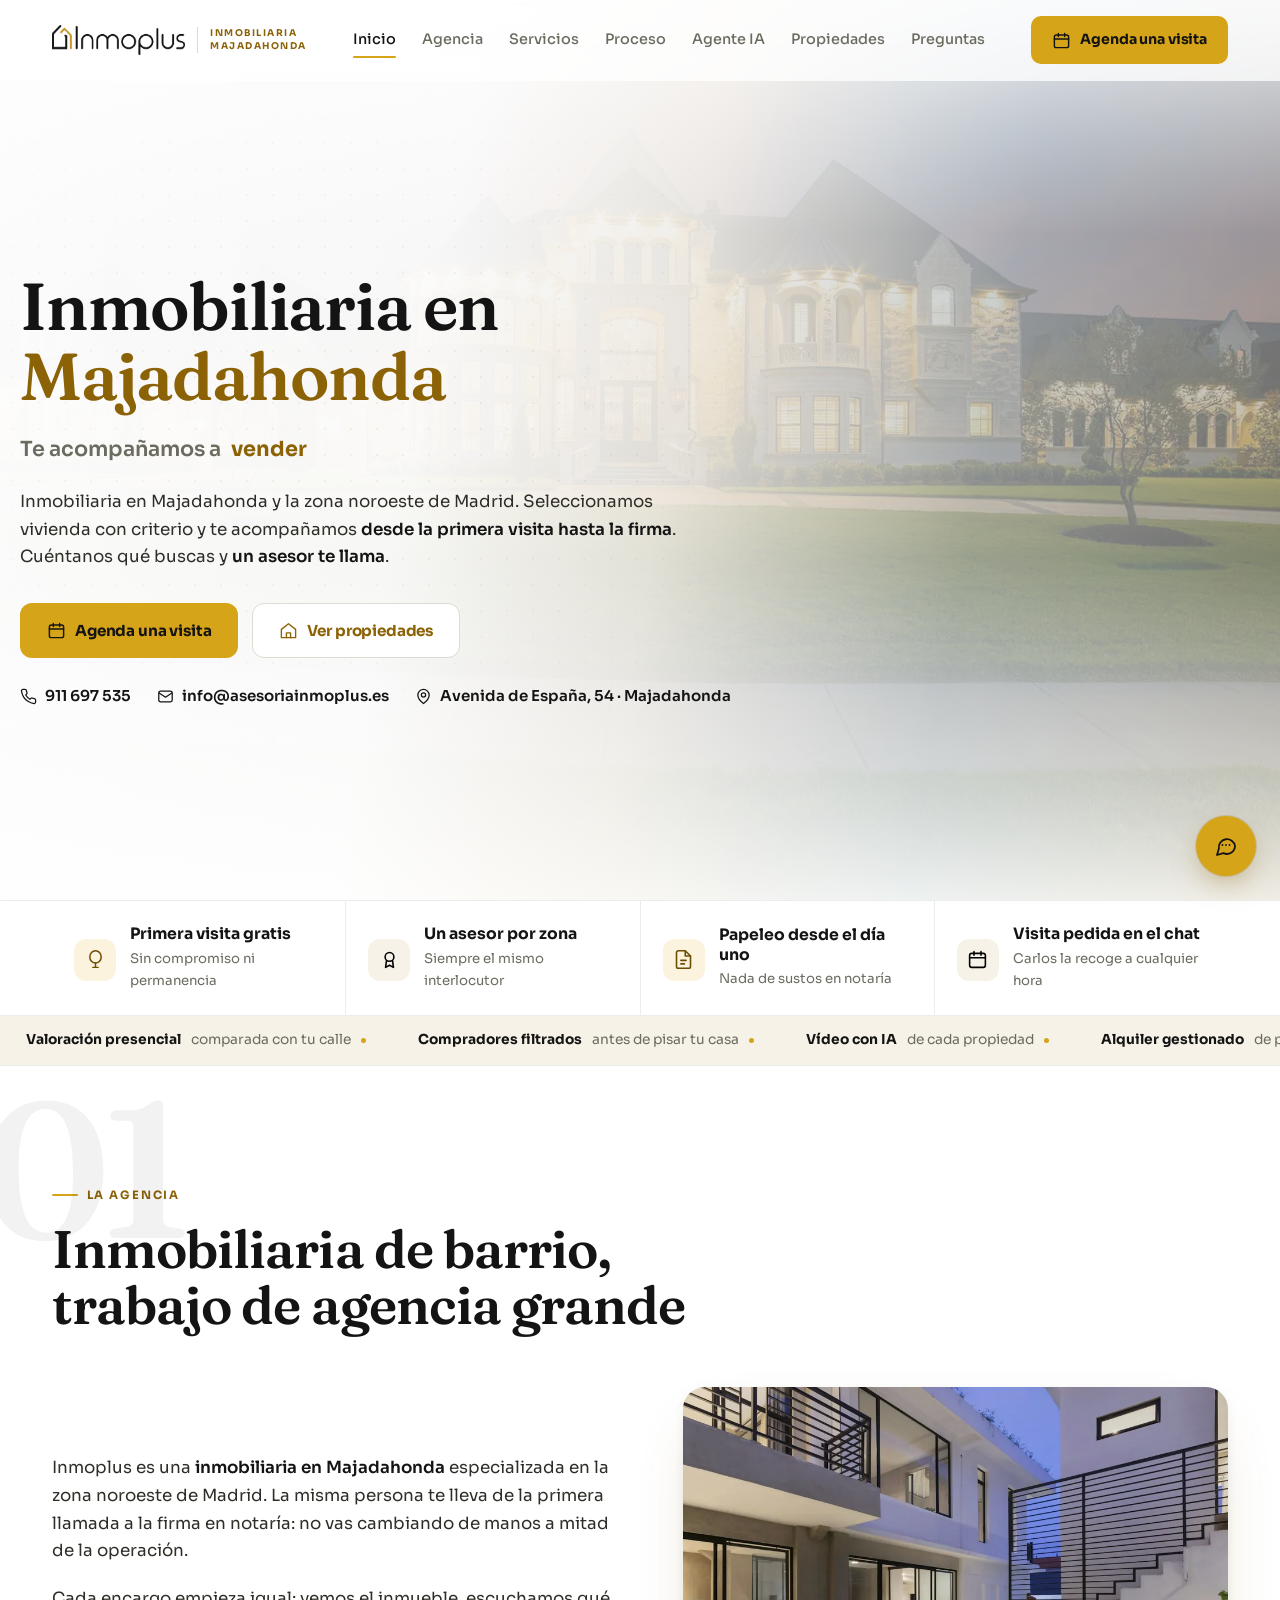
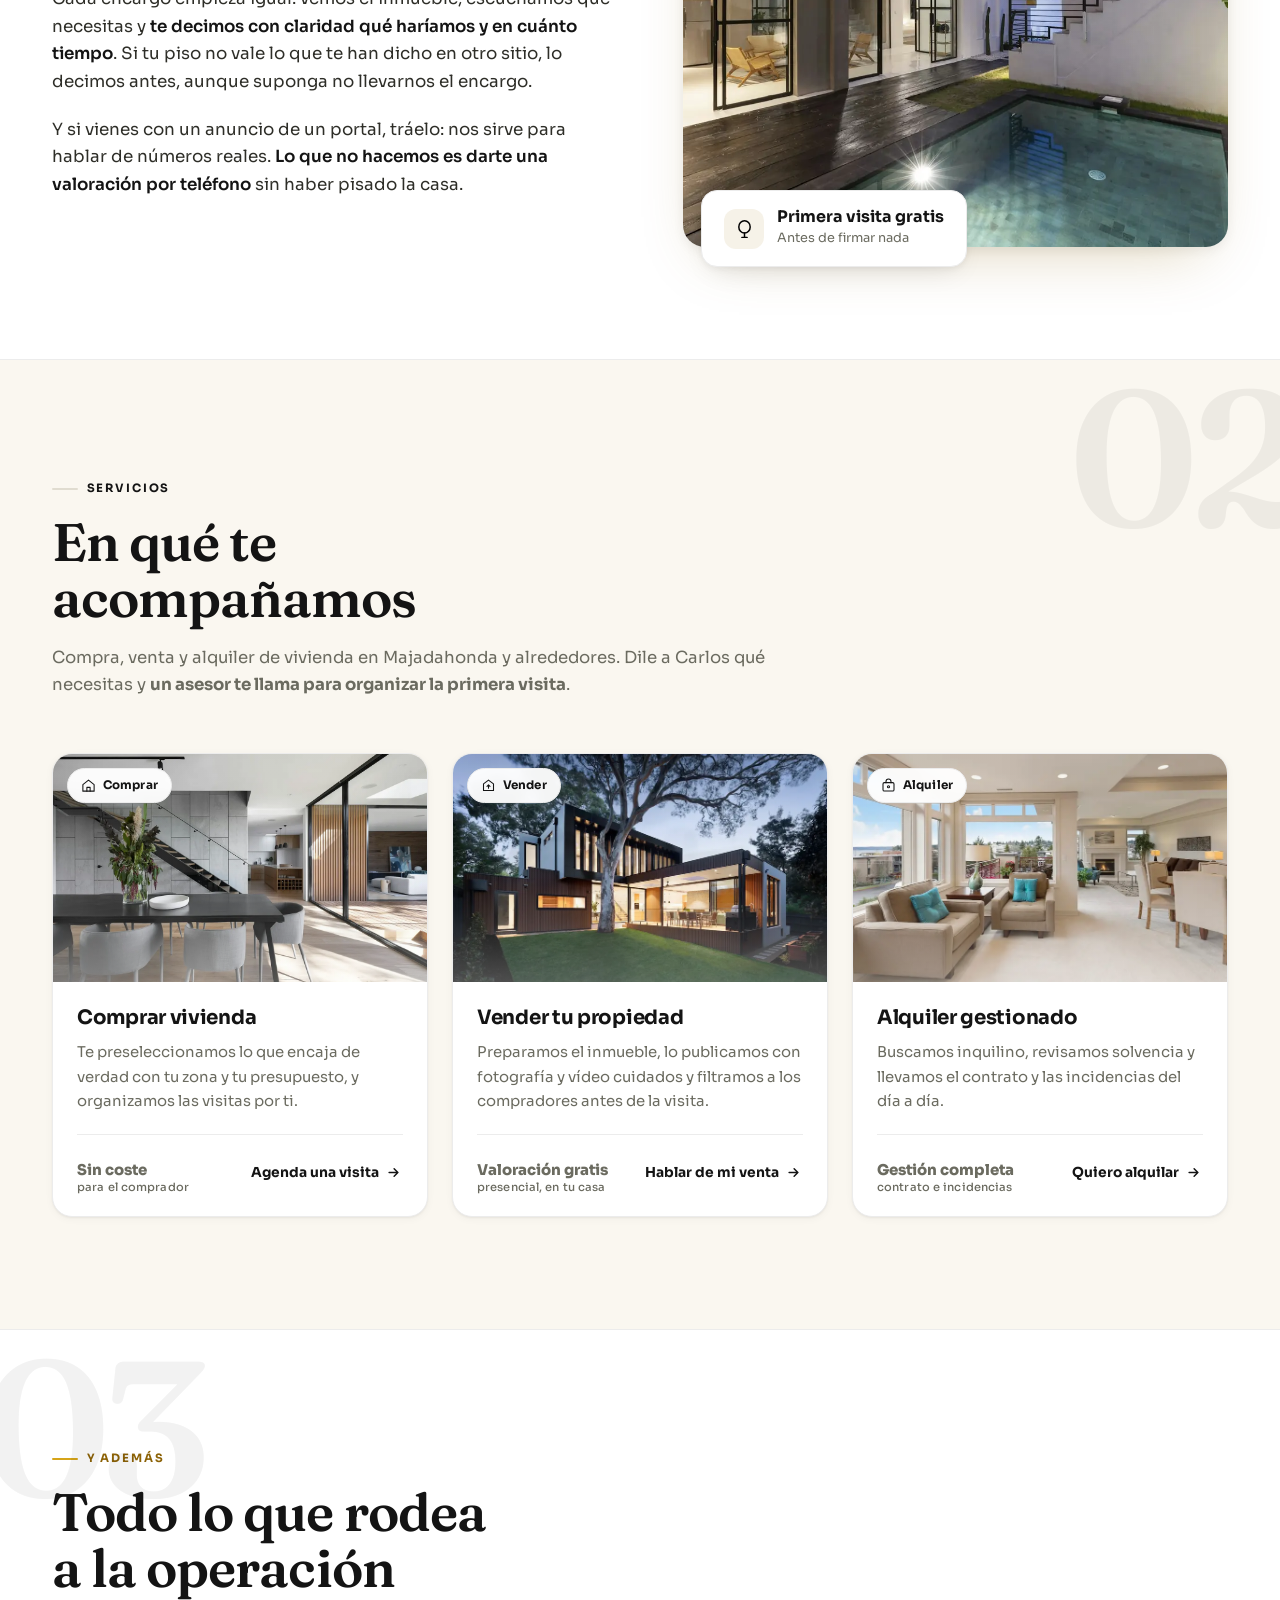
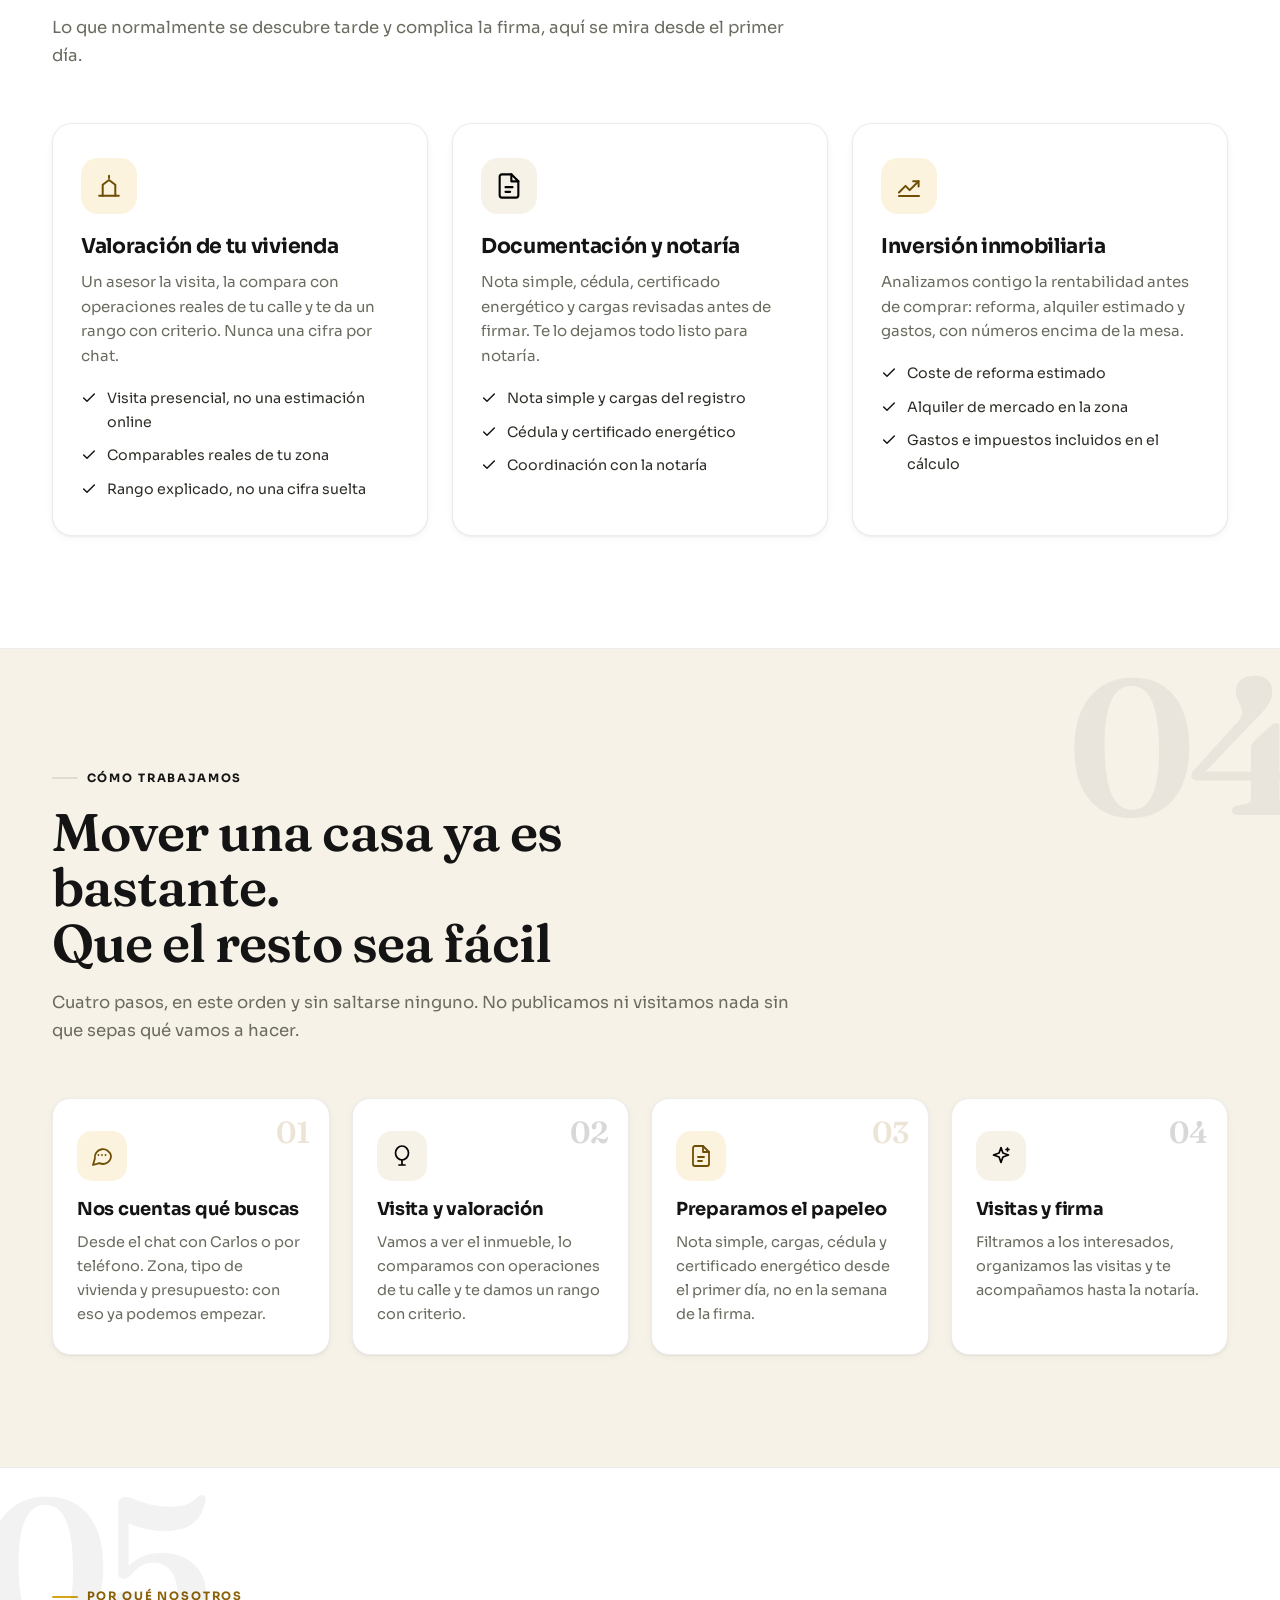
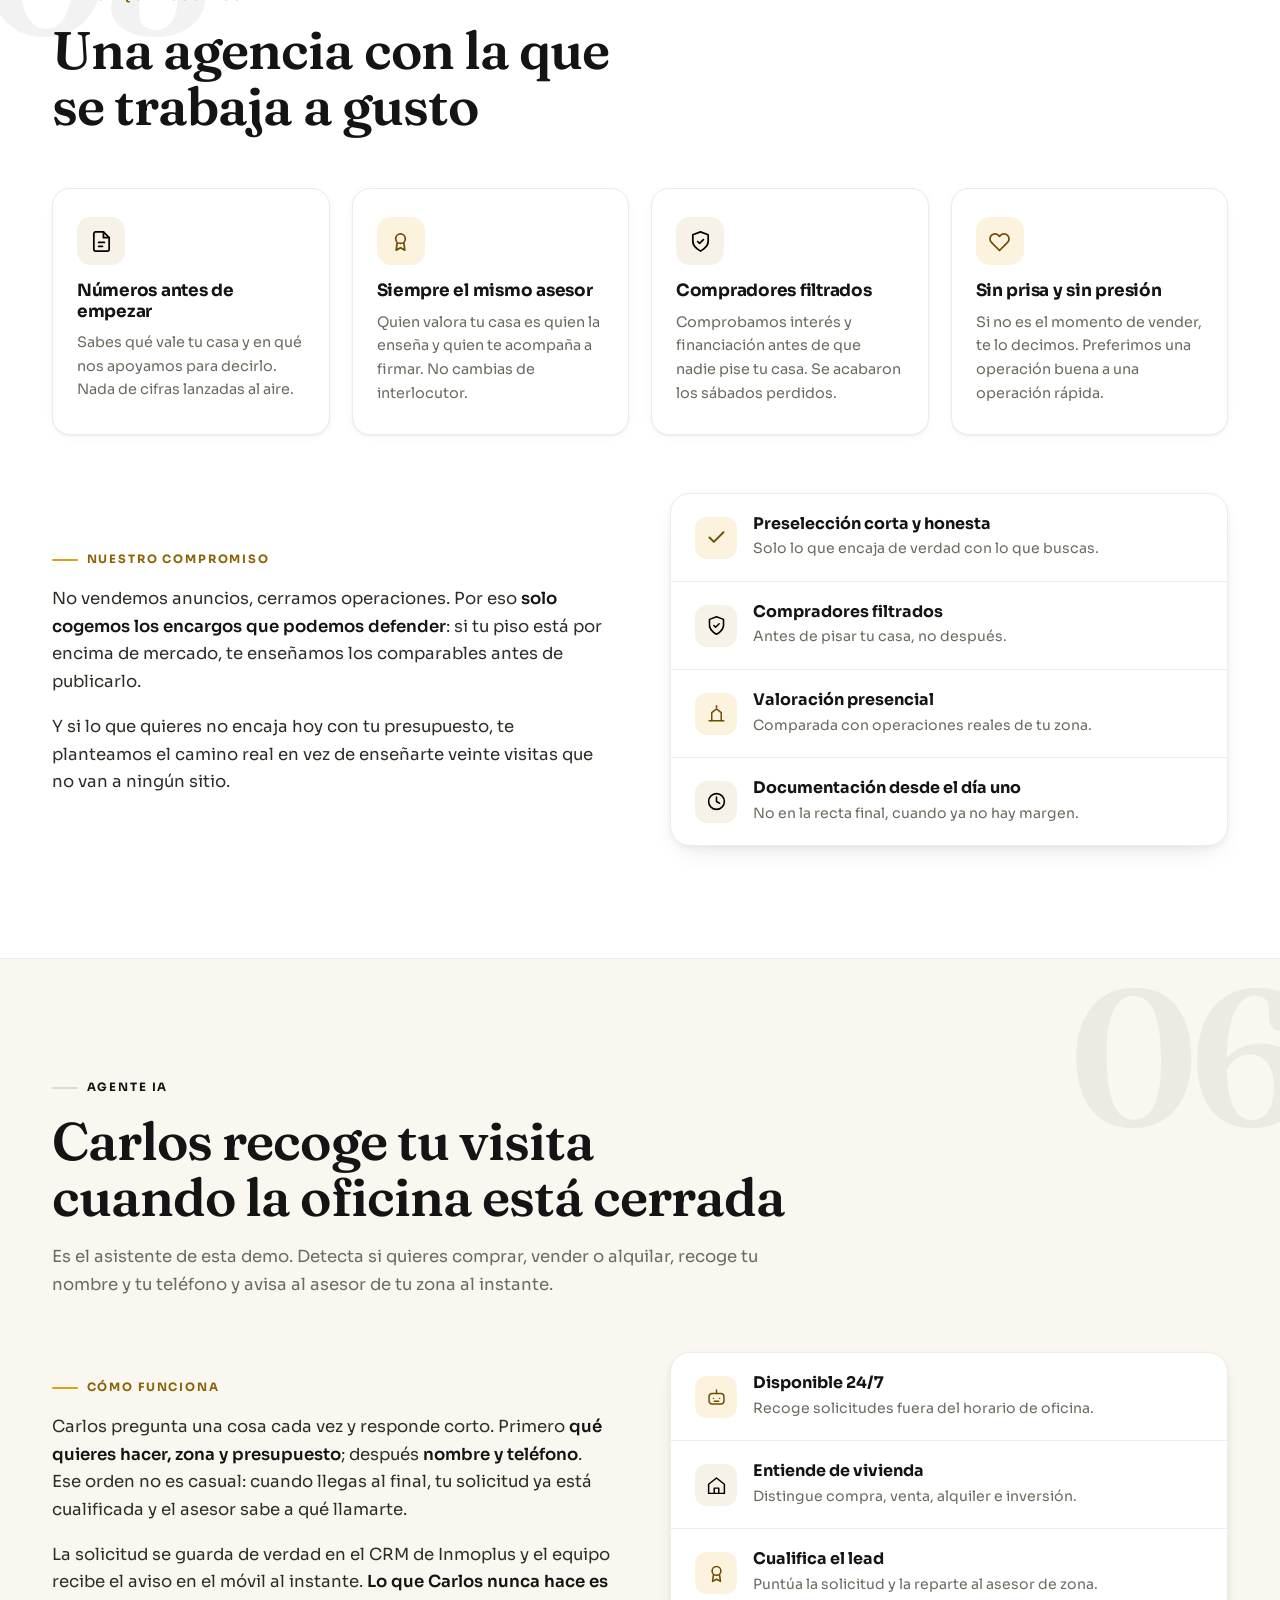
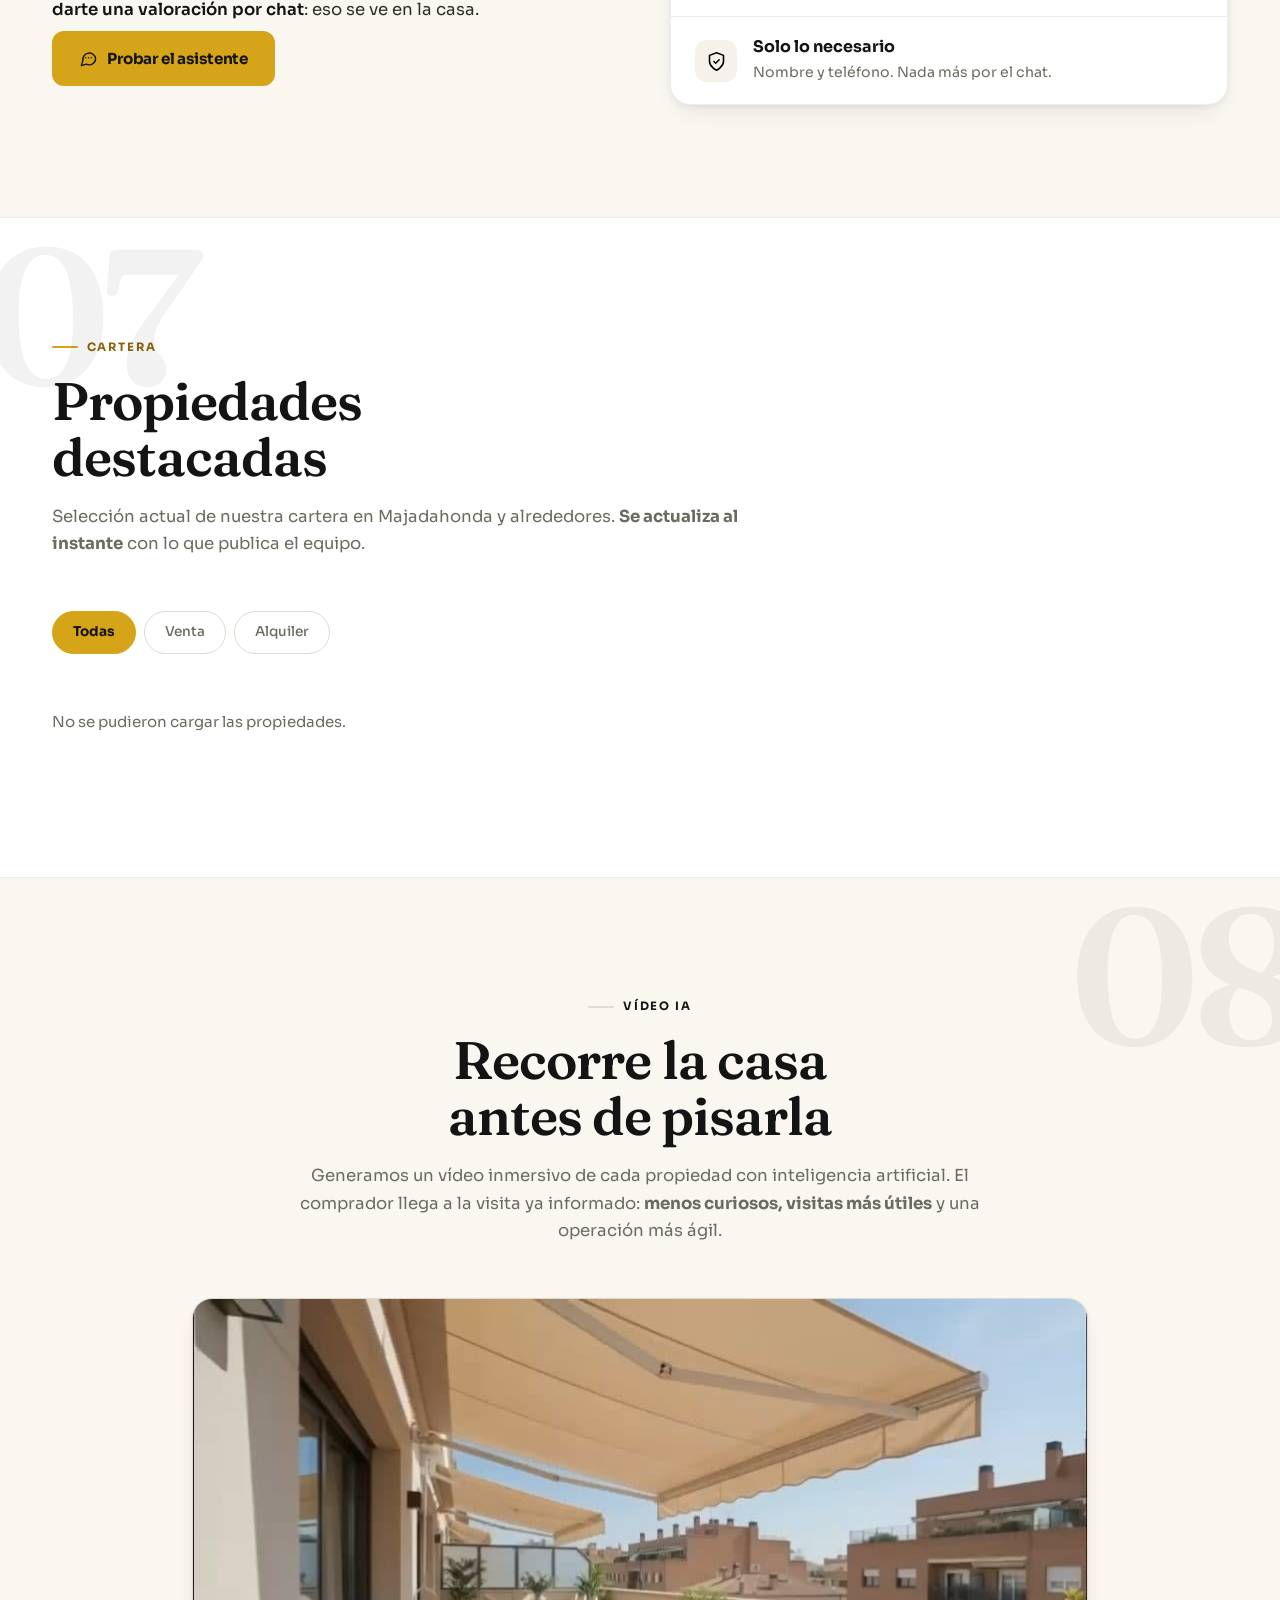
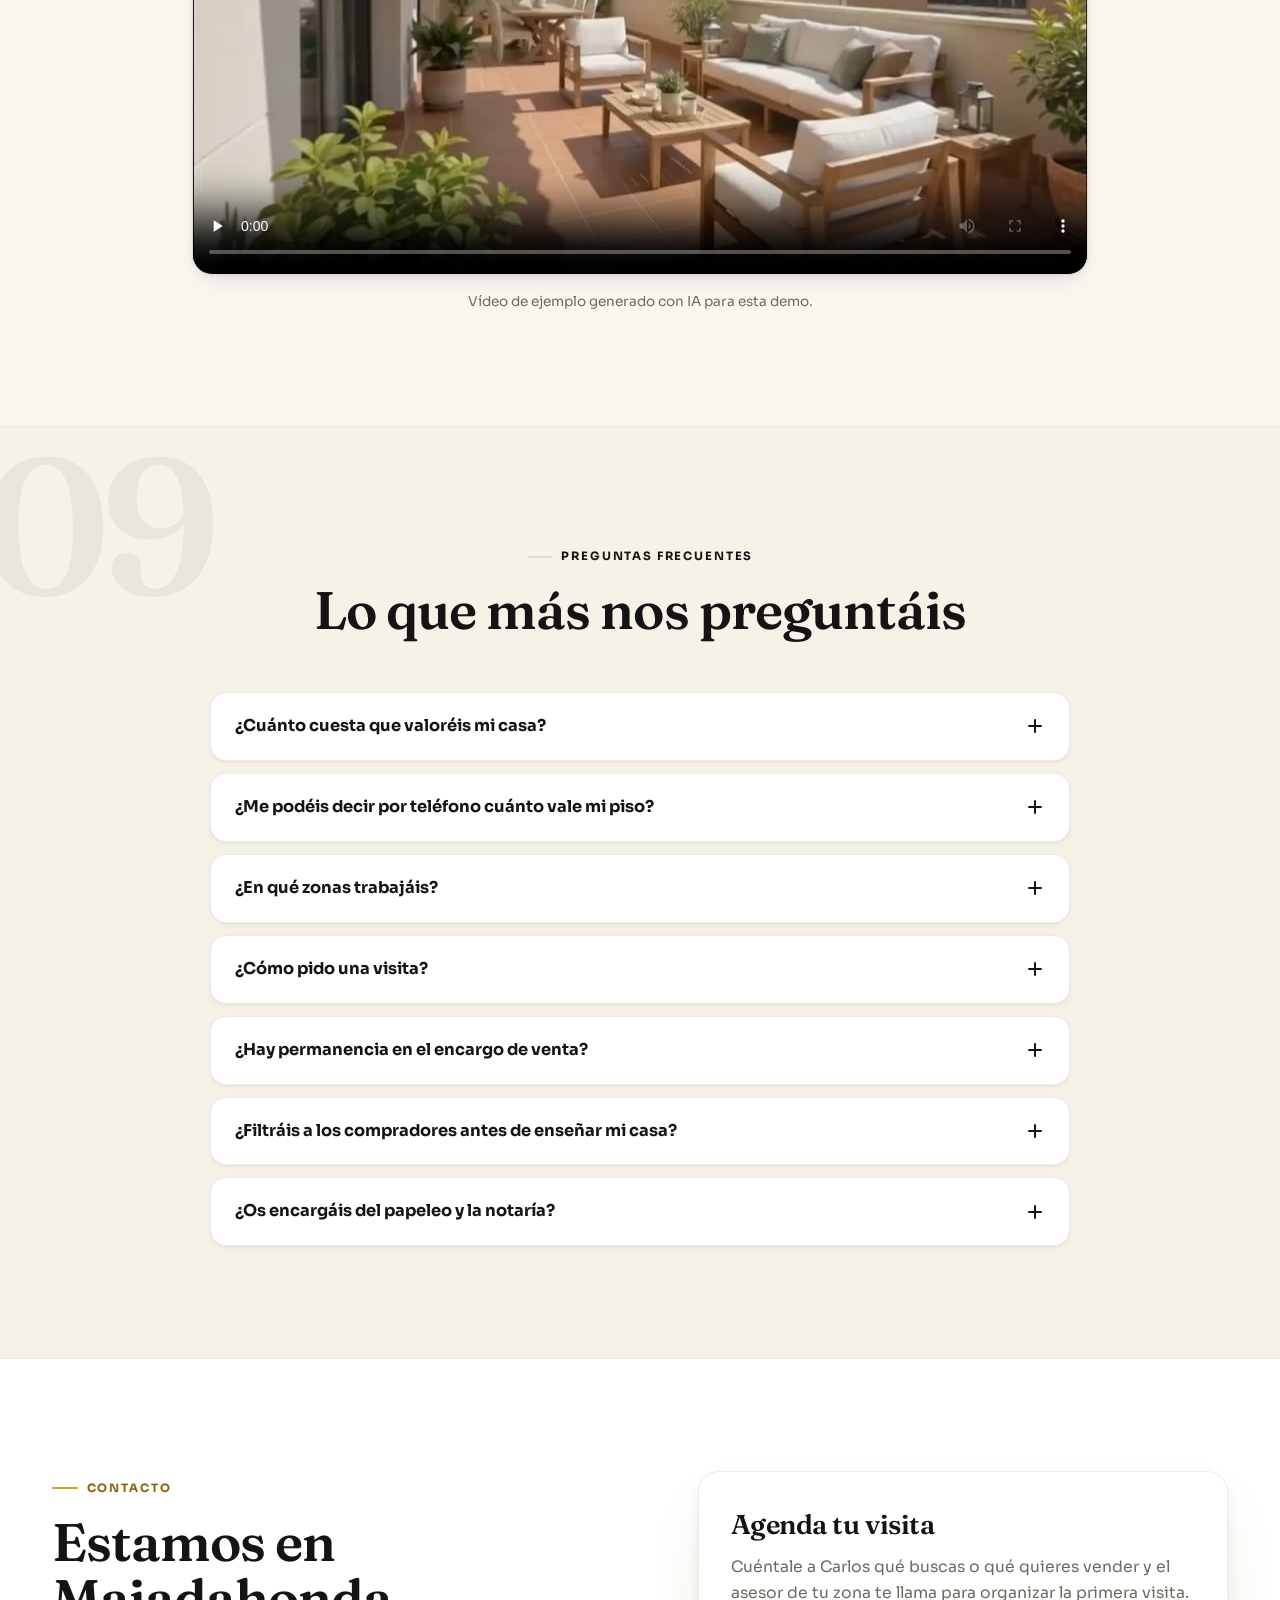
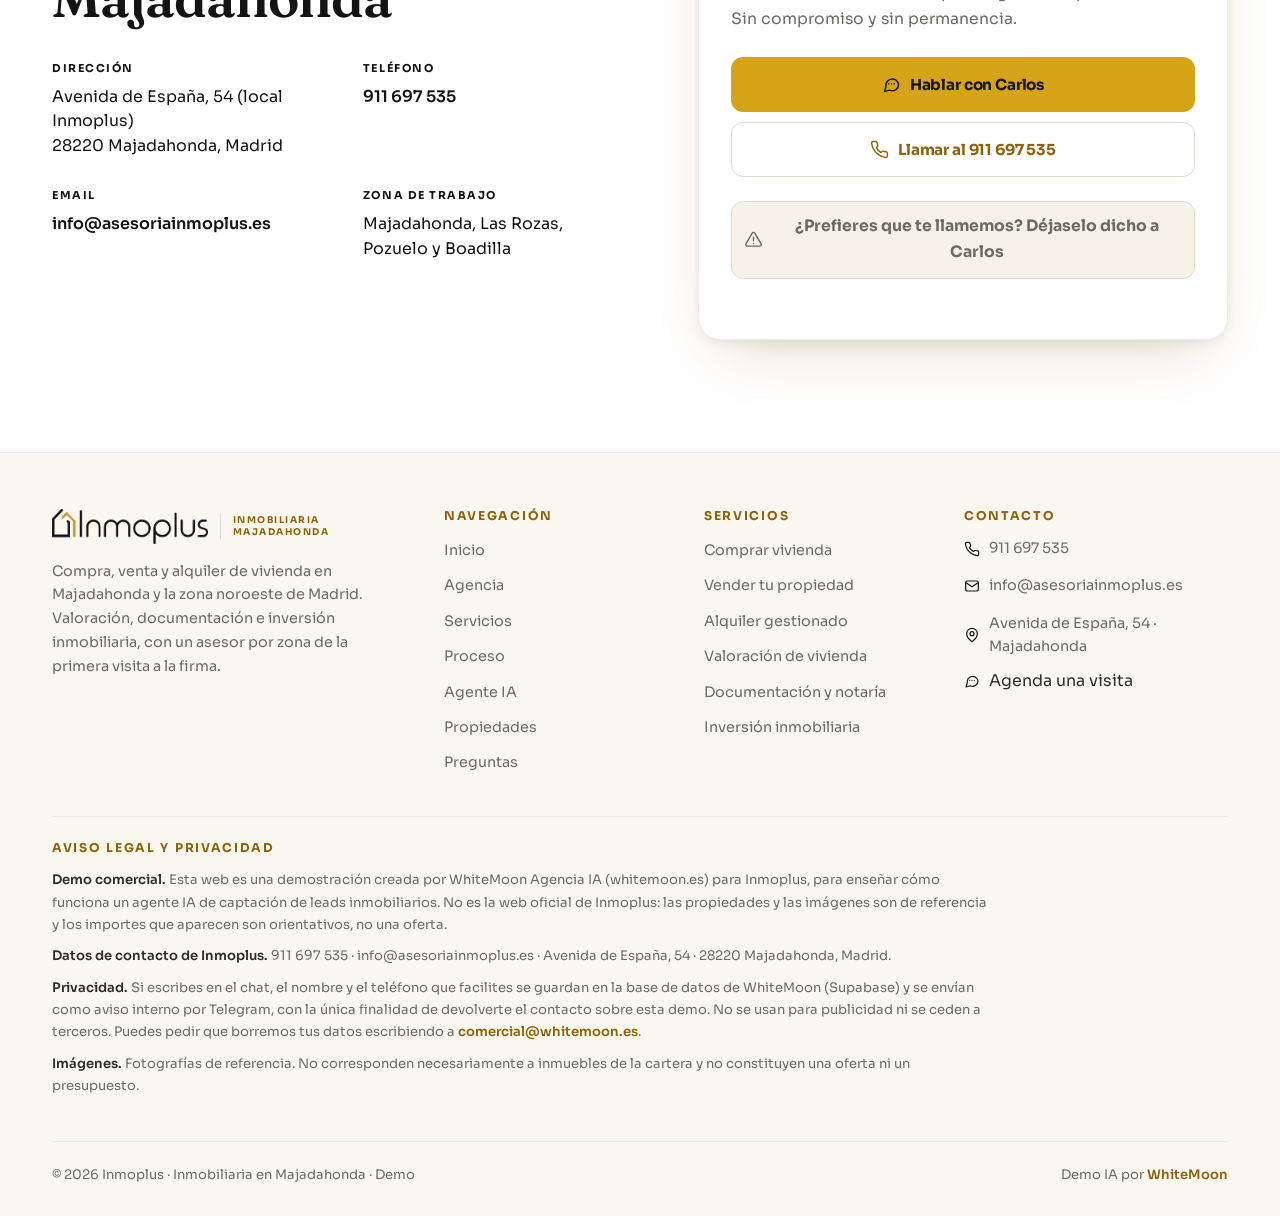
<file: index.html>
<!DOCTYPE html>
<html lang="es">
<head>
<meta charset="UTF-8">
<meta name="viewport" content="width=device-width, initial-scale=1">

<!-- ===================== SEO ===================== -->
<title>Inmoplus · Compra, venta y alquiler de vivienda en Majadahonda</title>
<meta name="description" content="Inmobiliaria en Majadahonda: compra, venta y alquiler de vivienda en la zona noroeste de Madrid. Cuéntale a Carlos qué buscas y un asesor te llama para agendar la visita.">
<link rel="canonical" href="https://nexusforgeia.github.io/WHITEMOON-INMOPLUS/">
<meta name="author" content="WhiteMoon">
<meta name="theme-color" content="#ffffff">
<meta name="color-scheme" content="light">

<meta name="geo.region" content="ES-MD">
<meta name="geo.placename" content="Majadahonda, Madrid">

<meta property="og:type" content="website">
<meta property="og:site_name" content="Inmoplus">
<meta property="og:locale" content="es_ES">
<meta property="og:title" content="Inmoplus · Compra, venta y alquiler de vivienda en Majadahonda">
<meta property="og:description" content="Inmobiliaria en Majadahonda: compra, venta y alquiler de vivienda en la zona noroeste de Madrid. Cuéntale a Carlos qué buscas y un asesor te llama para agendar la visita.">
<meta property="og:url" content="https://nexusforgeia.github.io/WHITEMOON-INMOPLUS/">
<meta property="og:image" content="https://nexusforgeia.github.io/WHITEMOON-INMOPLUS/assets/img/og.jpg">
<meta property="og:image:width" content="1200">
<meta property="og:image:height" content="630">
<meta property="og:image:type" content="image/jpeg">
<meta property="og:image:alt" content="Mansión de piedra iluminada al atardecer con el jardín delantero en primer plano">
<meta name="twitter:card" content="summary_large_image">
<meta name="twitter:title" content="Inmoplus · Compra, venta y alquiler de vivienda en Majadahonda">
<meta name="twitter:description" content="Inmobiliaria en Majadahonda: compra, venta y alquiler de vivienda en la zona noroeste de Madrid. Cuéntale a Carlos qué buscas y un asesor te llama para agendar la visita.">
<meta name="twitter:image" content="https://nexusforgeia.github.io/WHITEMOON-INMOPLUS/assets/img/og.jpg">

<!-- Favicon: casa mostaza sobre crema -->
<!-- Favicon: la casa del logo, en tinta sobre cuadrado mostaza -->
<link rel="icon" type="image/png" sizes="32x32" href="assets/img/favicon-32.png">
<link rel="apple-touch-icon" href="assets/img/apple-touch-icon.png">

<link rel="preload" as="image" href="assets/img/hero-mansion-900.webp" type="image/webp" media="(max-width:900px)" fetchpriority="high">
<link rel="preload" as="image" href="assets/img/hero-mansion.webp" type="image/webp" media="(min-width:901px)" fetchpriority="high">

<!-- Fuentes auto-hospedadas (subset latin). Cero peticiones a Google Fonts. -->
<link rel="preload" as="font" type="font/woff2" href="assets/fonts/fraunces-600-latin.woff2" crossorigin>
<link rel="preload" as="font" type="font/woff2" href="assets/fonts/sora-400-latin.woff2" crossorigin>
<link rel="preload" as="font" type="font/woff2" href="assets/fonts/sora-700-latin.woff2" crossorigin>

<!-- CSS crítico en línea: el resto de la hoja deja de bloquear el render -->
<style>
@font-face{font-family:'Sora';font-style:normal;font-weight:400;font-display:swap;src:url(assets/fonts/sora-400-latin.woff2) format('woff2')}
@font-face{font-family:'Sora';font-style:normal;font-weight:500;font-display:swap;src:url(assets/fonts/sora-500-latin.woff2) format('woff2')}
@font-face{font-family:'Sora';font-style:normal;font-weight:600;font-display:swap;src:url(assets/fonts/sora-600-latin.woff2) format('woff2')}
@font-face{font-family:'Sora';font-style:normal;font-weight:700;font-display:swap;src:url(assets/fonts/sora-700-latin.woff2) format('woff2')}
@font-face{font-family:'Sora';font-style:normal;font-weight:800;font-display:swap;src:url(assets/fonts/sora-800-latin.woff2) format('woff2')}
@font-face{font-family:'Fraunces';font-style:normal;font-weight:600;font-display:swap;src:url(assets/fonts/fraunces-600-latin.woff2) format('woff2')}
:root{--white:#fff;--bg2:#faf7f0;--bg3:#f6f2e8;--surface:#fff;--text:#141414;--ink-2:#2e2e28;--muted:#6b6b60;--negro:#000;--negro-2:#141414;--negro-chip:#f6f2e8;--gris:#e0dcd0;--m:#D6A419;--m-dark:#A9790F;--m-ink:#8C6206;--m-ink2:#6E4D04;--m-chip:#fbf3de;--line:#ececec;--line-2:#dcdcd2;--sh-sm:0 1px 2px rgba(20,20,20,.05),0 2px 8px rgba(20,20,20,.04);--sh-md:0 2px 6px rgba(20,20,20,.05),0 12px 28px -12px rgba(20,20,20,.13);--sh-lg:0 4px 12px rgba(20,20,20,.06),0 26px 60px -26px rgba(140,98,6,.3);--display:'Fraunces',Georgia,'Times New Roman',serif;--body:'Sora',system-ui,-apple-system,'Segoe UI',sans-serif;--maxw:1240px;--nav-h:80px}
*{margin:0;padding:0;box-sizing:border-box}
html{scroll-behavior:smooth;scroll-padding-top:calc(var(--nav-h) + 16px);-webkit-text-size-adjust:100%}
body{background:var(--white);color:var(--ink-2);font-family:var(--body);font-size:16px;line-height:1.65;overflow-x:hidden;-webkit-font-smoothing:antialiased}
a{color:inherit;text-decoration:none}img{max-width:100%;display:block}button,input,textarea{font:inherit;color:inherit}
h1,h2{font-family:var(--display);font-weight:600;color:var(--text);line-height:1.06;letter-spacing:-.018em}
h3,h4{font-family:var(--body);font-weight:700;color:var(--text);line-height:1.2;letter-spacing:-.015em}
.wrap{max-width:var(--maxw);margin:0 auto;padding:0 32px}
.sr-only{position:absolute;width:1px;height:1px;padding:0;margin:-1px;overflow:hidden;clip:rect(0 0 0 0);white-space:nowrap;border:0}
.btn{display:inline-flex;align-items:center;justify-content:center;gap:9px;font-family:var(--body);font-weight:700;font-size:.95rem;letter-spacing:-.01em;padding:14px 26px;border-radius:12px;border:1.5px solid transparent;background:var(--m);color:var(--negro-2);cursor:pointer}
.btn svg{width:19px;height:19px;flex-shrink:0}
.btn--ghost{background:var(--white);color:var(--m-ink);border-color:var(--line-2)}
.btn--sm{padding:11px 20px;font-size:.88rem;border-radius:10px}
.nav{position:fixed;inset:0 0 auto 0;z-index:900;background:rgba(255,255,255,.74);backdrop-filter:blur(14px);border-bottom:1px solid transparent}
.nav-inner{display:flex;align-items:center;justify-content:space-between;gap:20px;height:var(--nav-h)}
.brand{display:flex;align-items:center;gap:12px;flex-shrink:0}
.brand__logo{height:30px;width:auto;display:block;flex-shrink:0}
.brand__sub{font-family:var(--body);font-weight:700;font-size:.58rem;letter-spacing:.16em;text-transform:uppercase;color:var(--m-ink);line-height:1.35;padding-left:12px;border-left:1px solid var(--line-2)}
.nav-links{display:flex;align-items:center;gap:26px}
.nav-links a{font-size:.9rem;font-weight:500;color:var(--muted);position:relative;padding:6px 0}
.nav-cta{display:flex;align-items:center;gap:14px}
.burger{display:none;width:44px;height:44px;border-radius:12px;border:1px solid var(--line-2);background:var(--white);cursor:pointer;place-items:center;color:var(--text)}
.burger svg{width:22px;height:22px}
.mobile-menu{position:fixed;inset:0;z-index:899;background:rgba(255,255,255,.98);display:flex;flex-direction:column;justify-content:center;align-items:center;gap:8px;opacity:0;pointer-events:none}
.hero{position:relative;min-height:100svh;display:flex;align-items:center;overflow:hidden;background:var(--bg2)}
.hero-bg{position:absolute;inset:0;z-index:0}
.hero-bg .wash{position:absolute;inset:0;background:radial-gradient(900px 620px at 86% 12%,rgba(214,164,25,.34),transparent 62%),radial-gradient(760px 620px at 96% 88%,rgba(20,20,20,.10),transparent 64%),linear-gradient(180deg,#fff 0%,#faf7f0 100%)}
.hero-bg .shot{position:absolute;inset:0;width:100%;height:100%;object-fit:cover;z-index:1}
.hero-bg .scrim{position:absolute;inset:0;z-index:2;pointer-events:none;background:linear-gradient(100deg,rgba(255,255,255,.985) 0%,rgba(255,255,255,.96) 34%,rgba(252,250,246,.87) 52%,rgba(250,247,240,.56) 74%,rgba(246,242,232,.44) 100%),linear-gradient(180deg,rgba(255,255,255,.86) 0%,rgba(255,255,255,0) 26%,rgba(255,255,255,0) 62%,rgba(250,247,240,.94) 100%)}
.hero-bg .dots{position:absolute;inset:0;z-index:3;opacity:.5;background-image:radial-gradient(rgba(140,98,6,.15) 1px,transparent 1px);background-size:26px 26px}
.hero-content{position:relative;z-index:4;width:100%;padding:calc(var(--nav-h) + 44px) 0 44px}
.hero h1{font-size:clamp(2.35rem,5.4vw,4.15rem);max-width:15ch}
.hero h1 .accent{color:var(--m-ink);display:block}
.hero-rot{display:flex;align-items:baseline;gap:.5em;flex-wrap:wrap;margin-top:20px;font-family:var(--body);font-weight:600;font-size:clamp(1rem,2.4vw,1.3rem);color:var(--muted)}
.hero-rot .rot{color:var(--m-ink);font-weight:700;display:inline-block}
.hero-desc{max-width:56ch;color:var(--ink-2);font-size:1.05rem;margin-top:22px}
.hero-desc strong{color:var(--text);font-weight:600}
.hero-actions{display:flex;gap:14px;margin-top:32px;flex-wrap:wrap}
.hero-contact{display:flex;gap:10px 26px;flex-wrap:wrap;margin-top:26px;font-size:.94rem;color:var(--muted)}
.hero-contact a,.hero-contact span{display:inline-flex;align-items:center;gap:8px;font-weight:600;color:var(--text)}
.hero-contact svg{width:17px;height:17px;color:var(--m-ink);flex-shrink:0}
.reveal{opacity:0;transform:translateY(28px)}
.reveal.in{opacity:1;transform:none}
@media (max-width:1080px){.nav-links{display:none}.nav-cta .btn{display:none}.burger{display:grid}}
@media (max-width:900px){.wrap{padding:0 22px}}
@media (max-width:620px){:root{--nav-h:70px}.wrap{padding:0 18px}.hero h1{max-width:none}.hero-actions .btn{flex:1 1 100%}}
@media (prefers-reduced-motion:reduce){html{scroll-behavior:auto}.reveal{opacity:1!important;transform:none!important}}
</style>
<link rel="preload" as="style" href="assets/css/style.css" onload="this.onload=null;this.rel='stylesheet'">
<noscript><link rel="stylesheet" href="assets/css/style.css"></noscript>

<!-- ===================== JSON-LD ===================== -->
<script type="application/ld+json">
{
  "@context": "https://schema.org",
  "@type": "RealEstateAgent",
  "@id": "https://nexusforgeia.github.io/WHITEMOON-INMOPLUS/#business",
  "name": "Inmoplus",
  "description": "Inmobiliaria en Majadahonda: compra, venta y alquiler de vivienda en la zona noroeste de Madrid, valoración, documentación e inversión inmobiliaria.",
  "url": "https://nexusforgeia.github.io/WHITEMOON-INMOPLUS/",
  "image": "https://nexusforgeia.github.io/WHITEMOON-INMOPLUS/assets/img/og.jpg",
  "telephone": "+34911697535",
  "email": "info@asesoriainmoplus.es",
  "areaServed": { "@type": "City", "name": "Majadahonda" },
  "address": { "@type": "PostalAddress", "streetAddress": "Avenida de España, 54", "postalCode": "28220", "addressLocality": "Majadahonda", "addressRegion": "Madrid", "addressCountry": "ES" },
  "availableLanguage": "es",
  "makesOffer": [
    { "@type": "Offer", "itemOffered": { "@type": "Service", "name": "Compra de vivienda" } },
    { "@type": "Offer", "itemOffered": { "@type": "Service", "name": "Venta de vivienda" } },
    { "@type": "Offer", "itemOffered": { "@type": "Service", "name": "Alquiler gestionado" } },
    { "@type": "Offer", "itemOffered": { "@type": "Service", "name": "Valoración de vivienda" } },
    { "@type": "Offer", "itemOffered": { "@type": "Service", "name": "Asesoría legal y documentación" } },
    { "@type": "Offer", "itemOffered": { "@type": "Service", "name": "Inversión inmobiliaria" } }
  ]
}
</script>
</head>
<body>

<a class="sr-only" href="#servicios">Saltar al contenido</a>

<!-- ===================== SPRITE DE ICONOS ===================== -->
<svg width="0" height="0" style="position:absolute" aria-hidden="true" focusable="false">
  <symbol id="ic-mirror" viewBox="0 0 24 24" fill="none" stroke="currentColor" stroke-width="1.7" stroke-linecap="round" stroke-linejoin="round"><ellipse cx="12" cy="9" rx="6.5" ry="7"/><path d="M12 16v5M9 21h6"/></symbol>
  <symbol id="ic-check" viewBox="0 0 24 24" fill="none" stroke="currentColor" stroke-width="2.2" stroke-linecap="round" stroke-linejoin="round"><path d="M20 6 9 17l-5-5"/></symbol>
  <symbol id="ic-shield" viewBox="0 0 24 24" fill="none" stroke="currentColor" stroke-width="1.8" stroke-linecap="round" stroke-linejoin="round"><path d="M12 22s8-4 8-10V5l-8-3-8 3v7c0 6 8 10 8 10z"/><path d="m9 12 2 2 4-4"/></symbol>
  <symbol id="ic-cert" viewBox="0 0 24 24" fill="none" stroke="currentColor" stroke-width="1.8" stroke-linecap="round" stroke-linejoin="round"><circle cx="12" cy="9" r="5"/><path d="m8.5 13.5-1 7.5 4.5-2.5 4.5 2.5-1-7.5"/></symbol>
  <symbol id="ic-calendar" viewBox="0 0 24 24" fill="none" stroke="currentColor" stroke-width="1.8" stroke-linecap="round" stroke-linejoin="round"><rect x="3" y="5" width="18" height="16" rx="2.5"/><path d="M3 10h18M8 3v4M16 3v4"/></symbol>
  <symbol id="ic-phone" viewBox="0 0 24 24" fill="none" stroke="currentColor" stroke-width="1.8" stroke-linecap="round" stroke-linejoin="round"><path d="M22 16.9v3a2 2 0 0 1-2.2 2 19.8 19.8 0 0 1-8.6-3.1 19.5 19.5 0 0 1-6-6A19.8 19.8 0 0 1 2.1 4.2 2 2 0 0 1 4.1 2h3a2 2 0 0 1 2 1.7c.1 1 .4 1.9.7 2.8a2 2 0 0 1-.5 2.1L8.1 9.9a16 16 0 0 0 6 6l1.3-1.3a2 2 0 0 1 2.1-.4c.9.3 1.8.6 2.8.7a2 2 0 0 1 1.7 2z"/></symbol>
  <symbol id="ic-mail" viewBox="0 0 24 24" fill="none" stroke="currentColor" stroke-width="1.8" stroke-linecap="round" stroke-linejoin="round"><rect x="2.5" y="4.5" width="19" height="15" rx="2.5"/><path d="m3 7 9 6 9-6"/></symbol>
  <symbol id="ic-pin" viewBox="0 0 24 24" fill="none" stroke="currentColor" stroke-width="1.8" stroke-linecap="round" stroke-linejoin="round"><path d="M20 10c0 6-8 12-8 12s-8-6-8-12a8 8 0 0 1 16 0z"/><circle cx="12" cy="10" r="3"/></symbol>
  <symbol id="ic-clock" viewBox="0 0 24 24" fill="none" stroke="currentColor" stroke-width="1.8" stroke-linecap="round" stroke-linejoin="round"><circle cx="12" cy="12" r="9"/><path d="M12 7v5l3.5 2"/></symbol>
  <symbol id="ic-chat" viewBox="0 0 24 24" fill="none" stroke="currentColor" stroke-width="1.8" stroke-linecap="round" stroke-linejoin="round"><path d="M21 12a8 8 0 0 1-11.6 7.1L3 21l1.9-6.4A8 8 0 1 1 21 12z"/><path d="M8.5 11h.01M12 11h.01M15.5 11h.01"/></symbol>
  <symbol id="ic-send" viewBox="0 0 24 24" fill="none" stroke="currentColor" stroke-width="2" stroke-linecap="round" stroke-linejoin="round"><path d="M22 2 11 13M22 2l-7 20-4-9-9-4 20-7z"/></symbol>
  <symbol id="ic-close" viewBox="0 0 24 24" fill="none" stroke="currentColor" stroke-width="2" stroke-linecap="round" stroke-linejoin="round"><path d="M18 6 6 18M6 6l12 12"/></symbol>
  <symbol id="ic-menu" viewBox="0 0 24 24" fill="none" stroke="currentColor" stroke-width="2" stroke-linecap="round" stroke-linejoin="round"><path d="M4 7h16M4 12h16M4 17h16"/></symbol>
  <symbol id="ic-arrow" viewBox="0 0 24 24" fill="none" stroke="currentColor" stroke-width="2.4" stroke-linecap="round" stroke-linejoin="round"><path d="M5 12h14M13 6l6 6-6 6"/></symbol>
  <symbol id="ic-file" viewBox="0 0 24 24" fill="none" stroke="currentColor" stroke-width="1.8" stroke-linecap="round" stroke-linejoin="round"><path d="M14 2H6a2 2 0 0 0-2 2v16a2 2 0 0 0 2 2h12a2 2 0 0 0 2-2V8z"/><path d="M14 2v6h6M9 13h6M9 17h4"/></symbol>
  <symbol id="ic-alert" viewBox="0 0 24 24" fill="none" stroke="currentColor" stroke-width="1.8" stroke-linecap="round" stroke-linejoin="round"><path d="M10.3 3.9 2.5 17.4A2 2 0 0 0 4.2 20.4h15.6a2 2 0 0 0 1.7-3L13.7 3.9a2 2 0 0 0-3.4 0z"/><path d="M12 9v4.5M12 17h.01"/></symbol>
  <symbol id="ic-sparkle" viewBox="0 0 24 24" fill="none" stroke="currentColor" stroke-width="1.7" stroke-linecap="round" stroke-linejoin="round"><path d="M12 3.5 13.9 9 19.5 11l-5.6 2L12 18.5 10.1 13 4.5 11 10.1 9z"/><path d="M18.5 4v3M20 5.5h-3"/></symbol>
  <symbol id="ic-heart" viewBox="0 0 24 24" fill="none" stroke="currentColor" stroke-width="1.8" stroke-linecap="round" stroke-linejoin="round"><path d="M20.4 5.6a5.2 5.2 0 0 0-7.4 0L12 6.6l-1-1a5.2 5.2 0 1 0-7.4 7.4l1 1 7.4 7.4 7.4-7.4 1-1a5.2 5.2 0 0 0 0-7.4z"/></symbol>
  <symbol id="ic-bot" viewBox="0 0 24 24" fill="none" stroke="currentColor" stroke-width="1.7" stroke-linecap="round" stroke-linejoin="round"><rect x="3.5" y="7.5" width="17" height="12" rx="3.5"/><path d="M12 3.5v4M8.5 13h.01M15.5 13h.01M9.5 16.4h5"/></symbol>  <symbol id="ic-home" viewBox="0 0 24 24" fill="none" stroke="currentColor" stroke-width="1.7" stroke-linecap="round" stroke-linejoin="round"><path d="M3 10.6 12 3.4l9 7.2V21H3V10.6Z"/><path d="M9.4 21v-6h5.2v6"/></symbol>
  <symbol id="ic-sell" viewBox="0 0 24 24" fill="none" stroke="currentColor" stroke-width="1.7" stroke-linecap="round" stroke-linejoin="round"><path d="M4 20V9.4l8-6 8 6V20"/><path d="M4 20h16"/><path d="M12 16.5v-5M9.6 13.4 12 11l2.4 2.4"/></symbol>
  <symbol id="ic-keys" viewBox="0 0 24 24" fill="none" stroke="currentColor" stroke-width="1.7" stroke-linecap="round" stroke-linejoin="round"><rect x="3.2" y="7.4" width="17.6" height="13.4" rx="2.2"/><path d="M8 7.4V5.6a4 4 0 0 1 8 0v1.8"/><circle cx="12" cy="14" r="1.7"/></symbol>
  <symbol id="ic-scale" viewBox="0 0 24 24" fill="none" stroke="currentColor" stroke-width="1.7" stroke-linecap="round" stroke-linejoin="round"><path d="M3.6 20.4h16.8"/><path d="M6.6 20.4V11l5.4-4.2 5.4 4.2v9.4"/><path d="M12 3.2v2"/></symbol>
  <symbol id="ic-chart" viewBox="0 0 24 24" fill="none" stroke="currentColor" stroke-width="1.7" stroke-linecap="round" stroke-linejoin="round"><path d="M3.4 17.6 9 11.9l3.6 3.6 7.6-7.6"/><path d="M15.6 7.9h4.6v4.6"/><path d="M3.4 20.6h17.2"/></symbol>
</svg>


<!-- ===================== NAV ===================== -->
<header class="nav" id="nav">
  <div class="wrap nav-inner">
    <a href="./" class="brand" aria-label="Inmoplus, inicio">
      <img class="brand__logo" src="LOGO-INMOPLUS-OSCURO.png" alt="Inmoplus" width="133" height="30" fetchpriority="high" decoding="async">
      <span class="brand__sub">Inmobiliaria<br>Majadahonda</span>
    </a>
    <nav class="nav-links" id="navLinks" aria-label="Navegación principal">
      <a href="#top" class="active">Inicio</a>
      <a href="#agencia">Agencia</a>
      <a href="#servicios">Servicios</a>
      <a href="#proceso">Proceso</a>
      <a href="#agente-ia">Agente IA</a>
      <a href="#propiedades">Propiedades</a>
      <a href="#faq">Preguntas</a>
    </nav>
    <div class="nav-cta">
      <button class="btn btn--sm" data-openchat type="button"><svg aria-hidden="true"><use href="#ic-calendar"/></svg>Agenda una visita</button>
      <button class="burger" id="burger" type="button" aria-label="Abrir menú" aria-expanded="false" aria-controls="mobileMenu"><svg aria-hidden="true"><use href="#ic-menu"/></svg></button>
    </div>
  </div>
</header>
<div class="mobile-menu" id="mobileMenu">
  <a href="#top">Inicio</a>
  <a href="#agencia">Agencia</a>
  <a href="#servicios">Servicios</a>
  <a href="#proceso">Proceso</a>
  <a href="#agente-ia">Agente IA</a>
  <a href="#propiedades">Propiedades</a>
  <a href="#faq">Preguntas</a>
  <a href="#contacto">Contacto</a>
  <button class="btn" data-openchat type="button"><svg aria-hidden="true"><use href="#ic-calendar"/></svg>Agenda una visita</button>
</div>

<main>

<!-- ===================== HERO ===================== -->
<section class="hero" id="top">
  <div class="hero-bg" aria-hidden="true">
    <div class="wash"></div>
    <picture>
      <source type="image/webp" srcset="assets/img/hero-mansion-900.webp 900w, assets/img/hero-mansion.webp 1600w" sizes="100vw">
      <img class="shot" src="assets/img/hero-mansion.jpg" srcset="assets/img/hero-mansion-900.jpg 900w, assets/img/hero-mansion.jpg 1600w" sizes="100vw" alt="" width="1600" height="900" fetchpriority="high" decoding="async">
    </picture>
    <div class="scrim"></div>
    <div class="dots"></div>
  </div>
  <div class="wrap hero-content">
    <h1>Inmobiliaria en <span class="accent">Majadahonda</span></h1>
    <p class="hero-rot">
      <span>Te acompañamos a</span>
      <span class="rot"><b id="rotWord">comprar</b></span>
    </p>
    <p class="hero-desc reveal">Inmobiliaria en Majadahonda y la zona noroeste de Madrid. Seleccionamos vivienda con criterio y te acompañamos <strong>desde la primera visita hasta la firma</strong>. Cuéntanos qué buscas y <strong>un asesor te llama</strong>.</p>
    <div class="hero-actions reveal">
      <button class="btn" data-openchat type="button"><svg aria-hidden="true"><use href="#ic-calendar"/></svg>Agenda una visita</button>
      <a class="btn btn--ghost" href="#propiedades"><svg aria-hidden="true"><use href="#ic-home"/></svg>Ver propiedades</a>
    </div>
    <p class="hero-contact reveal">
      <a href="tel:+34911697535"><svg aria-hidden="true"><use href="#ic-phone"/></svg>911 697 535</a>
      <a href="mailto:info@asesoriainmoplus.es"><svg aria-hidden="true"><use href="#ic-mail"/></svg>info@asesoriainmoplus.es</a>
      <span><svg aria-hidden="true"><use href="#ic-pin"/></svg>Avenida de España, 54 · Majadahonda</span>
    </p>
  </div>
</section>

<!-- ===================== BARRA DE CONFIANZA ===================== -->
<div class="trust">
  <div class="wrap">
    <div class="trust-grid">
      <div class="trust-i"><span class="ic"><svg aria-hidden="true"><use href="#ic-mirror"/></svg></span><div><b>Primera visita gratis</b><span>Sin compromiso ni permanencia</span></div></div>
      <div class="trust-i"><span class="ic"><svg aria-hidden="true"><use href="#ic-cert"/></svg></span><div><b>Un asesor por zona</b><span>Siempre el mismo interlocutor</span></div></div>
      <div class="trust-i"><span class="ic"><svg aria-hidden="true"><use href="#ic-file"/></svg></span><div><b>Papeleo desde el día uno</b><span>Nada de sustos en notaría</span></div></div>
      <div class="trust-i"><span class="ic"><svg aria-hidden="true"><use href="#ic-calendar"/></svg></span><div><b>Visita pedida en el chat</b><span>Carlos la recoge a cualquier hora</span></div></div>
    </div>
  </div>
</div>

<div class="marquee-wrap" aria-hidden="true">
  <div class="marquee-track" id="marquee">
    <span class="marquee-item"><b>Valoración presencial</b> comparada con tu calle<span class="dot"></span></span>
    <span class="marquee-item"><b>Compradores filtrados</b> antes de pisar tu casa<span class="dot"></span></span>
    <span class="marquee-item"><b>Vídeo con IA</b> de cada propiedad<span class="dot"></span></span>
    <span class="marquee-item"><b>Alquiler gestionado</b> de principio a fin<span class="dot"></span></span>
    <span class="marquee-item"><b>Nota simple y cargas</b> revisadas antes de firmar<span class="dot"></span></span>
    <span class="marquee-item"><b>Majadahonda</b>, Las Rozas, Pozuelo y Boadilla<span class="dot"></span></span>
  </div>
</div>

<!-- ===================== 01 · LA AGENCIA ===================== -->
<section class="sec" id="agencia">
  <span class="bignum" aria-hidden="true" data-n="01" style="left:-1.5vw;top:26px"></span>
  <div class="wrap">
    <div class="sec-head reveal">
      <span class="eyebrow">La agencia</span>
      <h2>Inmobiliaria de barrio,<br>trabajo de agencia grande</h2>
    </div>
    <div class="about-grid">
      <div class="about-copy reveal">
        <p>Inmoplus es una <strong>inmobiliaria en Majadahonda</strong> especializada en la zona noroeste de Madrid. La misma persona te lleva de la primera llamada a la firma en notaría: no vas cambiando de manos a mitad de la operación.</p>
        <p>Cada encargo empieza igual: vemos el inmueble, escuchamos qué necesitas y <strong>te decimos con claridad qué haríamos y en cuánto tiempo</strong>. Si tu piso no vale lo que te han dicho en otro sitio, lo decimos antes, aunque suponga no llevarnos el encargo.</p>
        <p>Y si vienes con un anuncio de un portal, tráelo: nos sirve para hablar de números reales. <strong>Lo que no hacemos es darte una valoración por teléfono</strong> sin haber pisado la casa.</p>
      </div>
      <div class="about-media reveal">
        <div class="framed">
          <picture>
            <source type="image/webp" sizes="(max-width:900px) calc(100vw - 36px), 560px" srcset="assets/img/villa-piscina.webp">
            <img src="assets/img/villa-piscina.jpg" sizes="(max-width:900px) calc(100vw - 36px), 560px" alt="Villa moderna de dos plantas con piscina exterior y grandes ventanales" width="1200" height="800" loading="lazy" decoding="async">
          </picture>
        </div>
        <div class="about-badge">
          <span class="ic"><svg aria-hidden="true"><use href="#ic-mirror"/></svg></span>
          <div><b>Primera visita gratis</b><span>Antes de firmar nada</span></div>
        </div>
      </div>
    </div>
  </div>
</section>

<!-- ===================== 02 · SERVICIOS ===================== -->
<section class="sec sec--alt" id="servicios">
  <span class="bignum" aria-hidden="true" data-n="02" style="right:-1.5vw;top:20px"></span>
  <div class="wrap">
    <div class="sec-head reveal">
      <span class="eyebrow alt">Servicios</span>
      <h2>En qué te<br>acompañamos</h2>
      <p>Compra, venta y alquiler de vivienda en Majadahonda y alrededores. Dile a Carlos qué necesitas y <strong>un asesor te llama para organizar la primera visita</strong>.</p>
    </div>
    <div class="svc-grid">

      <article class="svc-card reveal" id="comprar">
        <div class="svc-media">
          <picture>
            <source type="image/webp" sizes="(max-width:620px) calc(100vw - 36px), (max-width:900px) calc(50vw - 34px), 380px" srcset="assets/img/salon-premium.webp">
            <img src="assets/img/salon-premium.jpg" sizes="(max-width:620px) calc(100vw - 36px), (max-width:900px) calc(50vw - 34px), 380px" alt="Salón amplio y luminoso de una vivienda con grandes ventanales" width="1200" height="800" loading="lazy" decoding="async">
          </picture>
          <span class="svc-tag"><svg aria-hidden="true"><use href="#ic-home"/></svg>Comprar</span>
        </div>
        <div class="svc-body">
          <h3>Comprar vivienda</h3>
          <p>Te preseleccionamos lo que encaja de verdad con tu zona y tu presupuesto, y organizamos las visitas por ti.</p>
          <div class="svc-foot">
            <p class="svc-price">Sin coste<small>para el comprador</small></p>
            <button class="svc-cta" type="button" data-openchat>Agenda una visita<svg aria-hidden="true"><use href="#ic-arrow"/></svg></button>
          </div>
        </div>
      </article>

      <article class="svc-card reveal" id="vender">
        <div class="svc-media">
          <picture>
            <source type="image/webp" sizes="(max-width:620px) calc(100vw - 36px), (max-width:900px) calc(50vw - 34px), 380px" srcset="assets/img/venta-rapida.webp">
            <img src="assets/img/venta-rapida.jpg" sizes="(max-width:620px) calc(100vw - 36px), (max-width:900px) calc(50vw - 34px), 380px" alt="Fachada de una vivienda unifamiliar con jardín delantero cuidado" width="1200" height="800" loading="lazy" decoding="async">
          </picture>
          <span class="svc-tag"><svg aria-hidden="true"><use href="#ic-sell"/></svg>Vender</span>
        </div>
        <div class="svc-body">
          <h3>Vender tu propiedad</h3>
          <p>Preparamos el inmueble, lo publicamos con fotografía y vídeo cuidados y filtramos a los compradores antes de la visita.</p>
          <div class="svc-foot">
            <p class="svc-price">Valoración gratis<small>presencial, en tu casa</small></p>
            <button class="svc-cta" type="button" data-openchat>Hablar de mi venta<svg aria-hidden="true"><use href="#ic-arrow"/></svg></button>
          </div>
        </div>
      </article>

      <article class="svc-card reveal" id="alquiler">
        <div class="svc-media">
          <picture>
            <source type="image/webp" sizes="(max-width:620px) calc(100vw - 36px), (max-width:900px) calc(50vw - 34px), 380px" srcset="assets/img/alquiler-gestionado.webp">
            <img src="assets/img/alquiler-gestionado.jpg" sizes="(max-width:620px) calc(100vw - 36px), (max-width:900px) calc(50vw - 34px), 380px" alt="Llaves de una vivienda sobre la mesa de un salón recién alquilado" width="1200" height="800" loading="lazy" decoding="async">
          </picture>
          <span class="svc-tag"><svg aria-hidden="true"><use href="#ic-keys"/></svg>Alquiler</span>
        </div>
        <div class="svc-body">
          <h3>Alquiler gestionado</h3>
          <p>Buscamos inquilino, revisamos solvencia y llevamos el contrato y las incidencias del día a día.</p>
          <div class="svc-foot">
            <p class="svc-price">Gestión completa<small>contrato e incidencias</small></p>
            <button class="svc-cta" type="button" data-openchat>Quiero alquilar<svg aria-hidden="true"><use href="#ic-arrow"/></svg></button>
          </div>
        </div>
      </article>

    </div>
  </div>
</section>

<!-- ===================== 03 · TAMBIÉN TE ACOMPAÑAMOS EN ===================== -->
<section class="sec" id="mas-servicios">
  <span class="bignum" aria-hidden="true" data-n="03" style="left:-1.5vw;top:20px"></span>
  <div class="wrap">
    <div class="sec-head reveal">
      <span class="eyebrow">Y además</span>
      <h2>Todo lo que rodea<br>a la operación</h2>
      <p>Lo que normalmente se descubre tarde y complica la firma, aquí se mira desde el primer día.</p>
    </div>
    <div class="areas-grid">

      <div class="area-c reveal" id="valoracion">
        <span class="ic"><svg aria-hidden="true"><use href="#ic-scale"/></svg></span>
        <h3>Valoración de tu vivienda</h3>
        <p>Un asesor la visita, la compara con operaciones reales de tu calle y te da un rango con criterio. Nunca una cifra por chat.</p>
        <ul>
          <li><svg aria-hidden="true"><use href="#ic-check"/></svg>Visita presencial, no una estimación online</li>
          <li><svg aria-hidden="true"><use href="#ic-check"/></svg>Comparables reales de tu zona</li>
          <li><svg aria-hidden="true"><use href="#ic-check"/></svg>Rango explicado, no una cifra suelta</li>
        </ul>
      </div>

      <div class="area-c reveal" id="legal">
        <span class="ic"><svg aria-hidden="true"><use href="#ic-file"/></svg></span>
        <h3>Documentación y notaría</h3>
        <p>Nota simple, cédula, certificado energético y cargas revisadas antes de firmar. Te lo dejamos todo listo para notaría.</p>
        <ul>
          <li><svg aria-hidden="true"><use href="#ic-check"/></svg>Nota simple y cargas del registro</li>
          <li><svg aria-hidden="true"><use href="#ic-check"/></svg>Cédula y certificado energético</li>
          <li><svg aria-hidden="true"><use href="#ic-check"/></svg>Coordinación con la notaría</li>
        </ul>
      </div>

      <div class="area-c reveal" id="inversion">
        <span class="ic"><svg aria-hidden="true"><use href="#ic-chart"/></svg></span>
        <h3>Inversión inmobiliaria</h3>
        <p>Analizamos contigo la rentabilidad antes de comprar: reforma, alquiler estimado y gastos, con números encima de la mesa.</p>
        <ul>
          <li><svg aria-hidden="true"><use href="#ic-check"/></svg>Coste de reforma estimado</li>
          <li><svg aria-hidden="true"><use href="#ic-check"/></svg>Alquiler de mercado en la zona</li>
          <li><svg aria-hidden="true"><use href="#ic-check"/></svg>Gastos e impuestos incluidos en el cálculo</li>
        </ul>
      </div>

    </div>
  </div>
</section>

<!-- ===================== 04 · CÓMO TRABAJAMOS ===================== -->
<section class="sec sec--alt2" id="proceso">
  <span class="bignum" aria-hidden="true" data-n="04" style="right:-1.5vw;top:20px"></span>
  <div class="wrap">
    <div class="sec-head reveal">
      <span class="eyebrow alt">Cómo trabajamos</span>
      <h2>Mover una casa ya es bastante.<br>Que el resto sea fácil</h2>
      <p>Cuatro pasos, en este orden y sin saltarse ninguno. No publicamos ni visitamos nada sin que sepas qué vamos a hacer.</p>
    </div>
    <div class="proc-grid">
      <div class="proc-c reveal">
        <span class="n">01</span>
        <span class="ic"><svg aria-hidden="true"><use href="#ic-chat"/></svg></span>
        <h3>Nos cuentas qué buscas</h3>
        <p>Desde el chat con Carlos o por teléfono. Zona, tipo de vivienda y presupuesto: con eso ya podemos empezar.</p>
      </div>
      <div class="proc-c reveal">
        <span class="n">02</span>
        <span class="ic"><svg aria-hidden="true"><use href="#ic-mirror"/></svg></span>
        <h3>Visita y valoración</h3>
        <p>Vamos a ver el inmueble, lo comparamos con operaciones de tu calle y te damos un rango con criterio.</p>
      </div>
      <div class="proc-c reveal">
        <span class="n">03</span>
        <span class="ic"><svg aria-hidden="true"><use href="#ic-file"/></svg></span>
        <h3>Preparamos el papeleo</h3>
        <p>Nota simple, cargas, cédula y certificado energético desde el primer día, no en la semana de la firma.</p>
      </div>
      <div class="proc-c reveal">
        <span class="n">04</span>
        <span class="ic"><svg aria-hidden="true"><use href="#ic-sparkle"/></svg></span>
        <h3>Visitas y firma</h3>
        <p>Filtramos a los interesados, organizamos las visitas y te acompañamos hasta la notaría.</p>
      </div>
    </div>
  </div>
</section>

<!-- ===================== 05 · POR QUÉ NOSOTROS ===================== -->
<section class="sec" id="nosotros">
  <span class="bignum" aria-hidden="true" data-n="05" style="left:-1.5vw;top:20px"></span>
  <div class="wrap">
    <div class="sec-head reveal">
      <span class="eyebrow">Por qué nosotros</span>
      <h2>Una agencia con la que<br>se trabaja a gusto</h2>
    </div>
    <div class="why-grid">
      <div class="why-c reveal"><span class="ic"><svg aria-hidden="true"><use href="#ic-file"/></svg></span><h3>Números antes de empezar</h3><p>Sabes qué vale tu casa y en qué nos apoyamos para decirlo. Nada de cifras lanzadas al aire.</p></div>
      <div class="why-c reveal"><span class="ic"><svg aria-hidden="true"><use href="#ic-cert"/></svg></span><h3>Siempre el mismo asesor</h3><p>Quien valora tu casa es quien la enseña y quien te acompaña a firmar. No cambias de interlocutor.</p></div>
      <div class="why-c reveal"><span class="ic"><svg aria-hidden="true"><use href="#ic-shield"/></svg></span><h3>Compradores filtrados</h3><p>Comprobamos interés y financiación antes de que nadie pise tu casa. Se acabaron los sábados perdidos.</p></div>
      <div class="why-c reveal"><span class="ic"><svg aria-hidden="true"><use href="#ic-heart"/></svg></span><h3>Sin prisa y sin presión</h3><p>Si no es el momento de vender, te lo decimos. Preferimos una operación buena a una operación rápida.</p></div>
    </div>
    <div class="nos-grid">
      <div class="nos-copy reveal">
        <span class="eyebrow">Nuestro compromiso</span>
        <p style="margin-top:16px">No vendemos anuncios, cerramos operaciones. Por eso <strong>solo cogemos los encargos que podemos defender</strong>: si tu piso está por encima de mercado, te enseñamos los comparables antes de publicarlo.</p>
        <p>Y si lo que quieres no encaja hoy con tu presupuesto, te planteamos el camino real en vez de enseñarte veinte visitas que no van a ningún sitio.</p>
      </div>
      <div class="check-list reveal">
        <div class="check-row"><span class="ic"><svg aria-hidden="true"><use href="#ic-check"/></svg></span><div><b>Preselección corta y honesta</b><span>Solo lo que encaja de verdad con lo que buscas.</span></div></div>
        <div class="check-row"><span class="ic"><svg aria-hidden="true"><use href="#ic-shield"/></svg></span><div><b>Compradores filtrados</b><span>Antes de pisar tu casa, no después.</span></div></div>
        <div class="check-row"><span class="ic"><svg aria-hidden="true"><use href="#ic-scale"/></svg></span><div><b>Valoración presencial</b><span>Comparada con operaciones reales de tu zona.</span></div></div>
        <div class="check-row"><span class="ic"><svg aria-hidden="true"><use href="#ic-clock"/></svg></span><div><b>Documentación desde el día uno</b><span>No en la recta final, cuando ya no hay margen.</span></div></div>
      </div>
    </div>
  </div>
</section>

<!-- ===================== 06 · AGENTE IA ===================== -->
<section class="sec sec--alt" id="agente-ia">
  <span class="bignum" aria-hidden="true" data-n="06" style="right:-1.5vw;top:20px"></span>
  <div class="wrap">
    <div class="sec-head reveal">
      <span class="eyebrow alt">Agente IA</span>
      <h2>Carlos recoge tu visita<br>cuando la oficina está cerrada</h2>
      <p>Es el asistente de esta demo. Detecta si quieres comprar, vender o alquilar, recoge tu nombre y tu teléfono y avisa al asesor de tu zona al instante.</p>
    </div>
    <div class="nos-grid">
      <div class="nos-copy reveal">
        <span class="eyebrow">Cómo funciona</span>
        <p style="margin-top:16px">Carlos pregunta una cosa cada vez y responde corto. Primero <strong>qué quieres hacer, zona y presupuesto</strong>; después <strong>nombre y teléfono</strong>. Ese orden no es casual: cuando llegas al final, tu solicitud ya está cualificada y el asesor sabe a qué llamarte.</p>
        <p>La solicitud se guarda de verdad en el CRM de Inmoplus y el equipo recibe el aviso en el móvil al instante. <strong>Lo que Carlos nunca hace es darte una valoración por chat</strong>: eso se ve en la casa.</p>
        <button class="btn" data-openchat type="button" style="margin-top:8px"><svg aria-hidden="true"><use href="#ic-chat"/></svg>Probar el asistente</button>
      </div>
      <div class="check-list reveal">
        <div class="check-row"><span class="ic"><svg aria-hidden="true"><use href="#ic-bot"/></svg></span><div><b>Disponible 24/7</b><span>Recoge solicitudes fuera del horario de oficina.</span></div></div>
        <div class="check-row"><span class="ic"><svg aria-hidden="true"><use href="#ic-home"/></svg></span><div><b>Entiende de vivienda</b><span>Distingue compra, venta, alquiler e inversión.</span></div></div>
        <div class="check-row"><span class="ic"><svg aria-hidden="true"><use href="#ic-cert"/></svg></span><div><b>Cualifica el lead</b><span>Puntúa la solicitud y la reparte al asesor de zona.</span></div></div>
        <div class="check-row"><span class="ic"><svg aria-hidden="true"><use href="#ic-shield"/></svg></span><div><b>Solo lo necesario</b><span>Nombre y teléfono. Nada más por el chat.</span></div></div>
      </div>
    </div>
  </div>
</section>

<!-- ============================================================
     07 · PROPIEDADES DINÁMICAS (Inmoplus)
     Lee las propiedades PUBLICADAS de inmoplus_propiedades (Supabase) y
     las pinta. Se actualiza solo: lo que se publica en el panel aparece
     aquí. Todo scoped con prefijo .wmp- para no chocar con el resto.
     ============================================================ -->
<section class="sec" id="propiedades">
  <span class="bignum" aria-hidden="true" data-n="07" style="left:-1.5vw;top:20px"></span>
  <div class="wrap">
    <div class="sec-head reveal">
      <span class="eyebrow">Cartera</span>
      <h2>Propiedades<br>destacadas</h2>
      <p>Selección actual de nuestra cartera en Majadahonda y alrededores. <strong>Se actualiza al instante</strong> con lo que publica el equipo.</p>
    </div>

    <div class="wmp-wrap">
      <div class="wmp-filtros">
        <button class="wmp-f on" data-f="todas">Todas</button>
        <button class="wmp-f" data-f="venta">Venta</button>
        <button class="wmp-f" data-f="alquiler">Alquiler</button>
      </div>
      <div id="wmp-grid" class="wmp-grid"><div class="wmp-load">Cargando propiedades…</div></div>
    </div>
  </div>
</section>

<!-- Modal detalle -->
<div id="wmp-modal" class="wmp-modal" hidden>
  <div class="wmp-modal-bg" data-close></div>
  <div class="wmp-modal-box">
    <button class="wmp-close" data-close aria-label="Cerrar">×</button>
    <div id="wmp-modal-body"></div>
  </div>
</div>

<style>
/* Parrilla de propiedades — tema claro mostaza/negro.
   Todo el color vive en estas variables, scoped al bloque. */
.wmp-wrap{
  --wmp-m:#D6A419;--wmp-m-dark:#A9790F;--wmp-m-ink:#8C6206;--wmp-m-chip:#fbf3de;
  --wmp-card:#ffffff;--wmp-bg2:#faf7f0;--wmp-text:#141414;--wmp-muted:#6b6b60;
  --wmp-border:#dcdcd2;--wmp-line:#ececec;
  font-family:var(--body,'Sora',system-ui,sans-serif);color:var(--wmp-text)
}
.wmp-filtros{display:flex;gap:8px;margin:0 0 26px;flex-wrap:wrap}
.wmp-f{background:var(--wmp-card);border:1px solid var(--wmp-border);color:var(--wmp-muted);padding:9px 20px;border-radius:100px;font:inherit;font-size:.85rem;font-weight:500;cursor:pointer;transition:background .2s,border-color .2s,color .2s}
.wmp-f:hover{color:var(--wmp-m-ink);border-color:var(--wmp-m);background:var(--wmp-m-chip)}
.wmp-f.on{background:var(--wmp-m);border-color:var(--wmp-m);color:#141414;font-weight:700}
.wmp-grid{display:grid;grid-template-columns:repeat(3,1fr);gap:24px}
.wmp-load,.wmp-empty{grid-column:1/-1;color:var(--wmp-muted);font-size:.94rem;padding:30px 0}
.wmp-card{background:var(--wmp-card);border:1px solid var(--wmp-line);border-radius:18px;overflow:hidden;cursor:pointer;display:flex;flex-direction:column;box-shadow:var(--sh-sm,0 1px 2px rgba(20,20,20,.05));transition:transform .25s ease,border-color .25s ease,box-shadow .3s ease}
.wmp-card:hover{transform:translateY(-4px);border-color:var(--wmp-m);box-shadow:var(--sh-md,0 12px 28px -12px rgba(20,20,20,.13))}
.wmp-ph{position:relative;aspect-ratio:4/3;background:var(--wmp-bg2);background-size:cover;background-position:center}
.wmp-ph .wmp-noimg{position:absolute;inset:0;display:flex;align-items:center;justify-content:center;color:var(--wmp-m);font-size:34px}
.wmp-tipo{position:absolute;top:12px;left:12px;background:rgba(255,255,255,.94);backdrop-filter:blur(4px);color:#141414;font-size:.66rem;font-weight:700;letter-spacing:.12em;text-transform:uppercase;padding:6px 13px;border-radius:100px;border:1px solid var(--wmp-border)}
.wmp-dest{position:absolute;top:12px;right:12px;background:var(--wmp-m);color:#141414;font-size:.62rem;font-weight:700;letter-spacing:.12em;text-transform:uppercase;padding:6px 12px;border-radius:100px}
.wmp-body{padding:20px 20px 22px;display:flex;flex-direction:column;gap:6px;flex:1}
.wmp-price{color:var(--wmp-m-ink);font-size:1.35rem;font-weight:800;letter-spacing:-.02em}
.wmp-price small{color:var(--wmp-muted);font-size:.78rem;font-weight:400}
.wmp-title{font-size:1.02rem;font-weight:700;margin:2px 0 0;line-height:1.3;color:var(--wmp-text)}
.wmp-meta{color:var(--wmp-muted);font-size:.82rem}
.wmp-desc{color:var(--wmp-muted);font-size:.88rem;line-height:1.6;margin:4px 0 0;display:-webkit-box;-webkit-line-clamp:2;-webkit-box-orient:vertical;overflow:hidden}
.wmp-cta{margin-top:16px;align-self:flex-start;background:var(--wmp-m);color:#141414;border:0;border-radius:10px;padding:11px 20px;font:inherit;font-size:.85rem;font-weight:700;cursor:pointer;transition:background .22s}
.wmp-cta:hover{background:var(--wmp-m-dark)}
/* modal */
.wmp-modal{position:fixed;inset:0;z-index:9999;display:flex;align-items:center;justify-content:center;padding:20px;font-family:var(--body,'Sora',system-ui,sans-serif)}
.wmp-modal[hidden]{display:none}
.wmp-modal-bg{position:absolute;inset:0;background:rgba(20,20,20,.55);backdrop-filter:blur(3px)}
.wmp-modal-box{position:relative;background:#fff;border:1px solid #dcdcd2;border-radius:20px;max-width:760px;width:100%;max-height:88vh;overflow:auto;color:#141414;box-shadow:0 30px 80px -30px rgba(20,20,20,.5)}
.wmp-close{position:absolute;top:14px;right:14px;z-index:2;background:rgba(255,255,255,.94);color:#141414;border:1px solid #dcdcd2;border-radius:50%;width:38px;height:38px;font-size:20px;cursor:pointer;line-height:1}
.wmp-gal{display:grid;grid-template-columns:1fr;gap:2px}
.wmp-gal img{width:100%;max-height:420px;object-fit:cover;display:block}
.wmp-gal .wmp-noimg-lg{aspect-ratio:16/9;background:#faf7f0;display:flex;align-items:center;justify-content:center;color:#D6A419;font-size:44px}
.wmp-mthumbs{display:flex;gap:6px;padding:8px;flex-wrap:wrap}
.wmp-mthumbs img{width:70px;height:56px;object-fit:cover;border-radius:8px;cursor:pointer;border:1px solid #dcdcd2}
.wmp-mbody{padding:8px 26px 28px}
.wmp-mbody .wmp-price{font-size:1.7rem;color:#8C6206}
.wmp-mbody h3{font-size:1.35rem;font-weight:700;margin:6px 0 2px;color:#141414}
.wmp-mfeat{display:flex;gap:18px;flex-wrap:wrap;color:#6b6b60;font-size:.82rem;margin:12px 0 16px;padding:14px 0;border-top:1px solid #ececec;border-bottom:1px solid #ececec}
.wmp-mfeat b{color:#141414;font-weight:700;display:block;font-size:1.05rem}
.wmp-mdesc{color:#2e2e28;font-size:.94rem;line-height:1.7;white-space:pre-wrap}
.wmp-mcta{margin-top:20px;background:#D6A419;color:#141414;border:0;border-radius:12px;padding:14px 26px;font:inherit;font-size:.92rem;font-weight:700;cursor:pointer}
.wmp-mcta:hover{background:#A9790F}
@media(max-width:900px){.wmp-grid{grid-template-columns:repeat(2,1fr)}}
@media(max-width:600px){.wmp-grid{grid-template-columns:1fr}}
</style>

<script>
(function(){
  var SB="https://mlaqtniujnvfxcvcourm.supabase.co";
  var APIKEY="sb_publishable_6no6BuOgiA_2nonTJntAuQ_DTqEgrcV"; // pública por diseño
  var grid=document.getElementById("wmp-grid");
  var DATA=[], FILTRO="todas";
  function eur(v){return v?Number(v).toLocaleString("es-ES")+" €":"";}
  function esc(s){return String(s==null?"":s).replace(/[&<>"]/g,function(c){return {"&":"&amp;","<":"&lt;",">":"&gt;","\"":"&quot;"}[c];});}
  function feats(p){var a=[];if(p.zona)a.push(esc(p.zona));if(p.m2)a.push(p.m2+" m²");if(p.habitaciones)a.push(p.habitaciones+" hab");if(p.banos)a.push(p.banos+" baños");return a.join(" · ");}

  function card(p){
    var foto=(p.fotos&&p.fotos[0])?p.fotos[0]:null;
    var ph=foto?'<div class="wmp-ph" style="background-image:url('+esc(foto)+')">':'<div class="wmp-ph"><span class="wmp-noimg">⌂</span>';
    return '<article class="wmp-card" data-id="'+esc(p.id)+'">'+
      ph+
        '<span class="wmp-tipo">'+(p.tipo==="alquiler"?"Alquiler":"Venta")+'</span>'+
        (p.destacada?'<span class="wmp-dest">Destacada</span>':'')+
      '</div>'+
      '<div class="wmp-body">'+
        '<div class="wmp-price">'+eur(p.precio)+(p.tipo==="alquiler"?' <small>/mes</small>':'')+'</div>'+
        '<h3 class="wmp-title">'+esc(p.titulo)+'</h3>'+
        '<div class="wmp-meta">'+feats(p)+'</div>'+
        (p.descripcion?'<p class="wmp-desc">'+esc(p.descripcion)+'</p>':'')+
        '<button class="wmp-cta" data-cta="'+esc(p.id)+'">Me interesa</button>'+
      '</div>'+
    '</article>';
  }
  function pintar(){
    var arr=DATA.filter(function(p){return FILTRO==="todas"||p.tipo===FILTRO;});
    if(!arr.length){grid.innerHTML='<div class="wmp-empty">No hay propiedades en esta categoría ahora mismo.</div>';return;}
    grid.innerHTML=arr.map(card).join("");
    grid.querySelectorAll(".wmp-card").forEach(function(el){
      el.addEventListener("click",function(e){ if(e.target.closest("[data-cta]"))return; abrir(el.getAttribute("data-id")); });
    });
    grid.querySelectorAll("[data-cta]").forEach(function(b){
      b.addEventListener("click",function(e){e.stopPropagation();interes(b.getAttribute("data-cta"));});
    });
  }
  function abrir(id){
    var p=DATA.find(function(x){return String(x.id)===String(id);});if(!p)return;
    var fotos=(p.fotos&&p.fotos.length)?p.fotos:[];
    var gal=fotos.length?'<img id="wmp-main" src="'+esc(fotos[0])+'" alt="">':'<div class="wmp-noimg-lg">⌂</div>';
    var thumbs=fotos.length>1?'<div class="wmp-mthumbs">'+fotos.map(function(u){return '<img src="'+esc(u)+'" alt="">';}).join("")+'</div>':'';
    document.getElementById("wmp-modal-body").innerHTML=
      '<div class="wmp-gal">'+gal+'</div>'+thumbs+
      '<div class="wmp-mbody">'+
        '<div class="wmp-price">'+eur(p.precio)+(p.tipo==="alquiler"?' <small>/mes</small>':'')+'</div>'+
        '<h3>'+esc(p.titulo)+'</h3>'+
        '<div class="wmp-mfeat">'+
          (p.zona?'<span><b>'+esc(p.zona)+'</b>Zona</span>':'')+
          (p.m2?'<span><b>'+p.m2+'</b>m² construidos</span>':'')+
          (p.habitaciones?'<span><b>'+p.habitaciones+'</b>Dormitorios</span>':'')+
          (p.banos?'<span><b>'+p.banos+'</b>Baños</span>':'')+
        '</div>'+
        (p.descripcion?'<div class="wmp-mdesc">'+esc(p.descripcion)+'</div>':'')+
        '<button class="wmp-mcta" data-cta="'+esc(p.id)+'">Me interesa · contactar</button>'+
      '</div>';
    document.getElementById("wmp-modal-body").querySelectorAll(".wmp-mthumbs img").forEach(function(t){
      t.addEventListener("click",function(){document.getElementById("wmp-main").src=t.src;});
    });
    document.getElementById("wmp-modal-body").querySelector("[data-cta]").addEventListener("click",function(){interes(id);});
    var m=document.getElementById("wmp-modal");m.hidden=false;document.body.style.overflow="hidden";
  }
  function cerrar(){document.getElementById("wmp-modal").hidden=true;document.body.style.overflow="";}
  document.querySelectorAll("#wmp-modal [data-close]").forEach(function(b){b.addEventListener("click",cerrar);});
  document.addEventListener("keydown",function(e){if(e.key==="Escape")cerrar();});

  // "Me interesa": abre el chatbot de la web si existe; si no, va a la sección de contacto.
  function interes(id){
    var p=DATA.find(function(x){return String(x.id)===String(id);});
    var titulo=p?p.titulo:"";
    if(typeof window.wmAbrirChat==="function"){window.wmAbrirChat("Me interesa la propiedad: "+titulo);return;}
    var fab=document.querySelector(".chat-fab,#chat-fab,[data-chat-toggle],.wm-chat-launcher");
    if(fab){fab.click();return;}
    var contacto=document.querySelector("#contacto,#contact,[data-contacto]");
    if(contacto){contacto.scrollIntoView({behavior:"smooth"});return;}
    cerrar();
  }

  document.querySelectorAll(".wmp-f").forEach(function(b){
    b.addEventListener("click",function(){
      document.querySelectorAll(".wmp-f").forEach(function(x){x.classList.remove("on");});
      b.classList.add("on");FILTRO=b.getAttribute("data-f");pintar();
    });
  });

  fetch(SB+"/rest/v1/inmoplus_propiedades?select=*&publicada=eq.true&order=destacada.desc,orden.desc,created_at.desc",
    {headers:{apikey:APIKEY,Authorization:"Bearer "+APIKEY}})
    .then(function(r){return r.json();})
    .then(function(d){DATA=Array.isArray(d)?d:[];pintar();})
    .catch(function(){grid.innerHTML='<div class="wmp-empty">No se pudieron cargar las propiedades.</div>';});
})();
</script>

<!-- ===================== 08 · VÍDEO IA ===================== -->
<section class="sec sec--alt" id="video">
  <span class="bignum" aria-hidden="true" data-n="08" style="right:-1.5vw;top:20px"></span>
  <div class="wrap">
    <div class="sec-head sec-head--center reveal">
      <span class="eyebrow alt">Vídeo IA</span>
      <h2>Recorre la casa<br>antes de pisarla</h2>
      <p>Generamos un vídeo inmersivo de cada propiedad con inteligencia artificial. El comprador llega a la visita ya informado: <strong>menos curiosos, visitas más útiles</strong> y una operación más ágil.</p>
    </div>
    <div class="vd-frame reveal">
      <video controls playsinline preload="none" poster="assets/img/video-poster.jpg" width="896" height="576">
        <source src="assets/video/inmoplus.mp4" type="video/mp4">
        Tu navegador no admite la reproducción de vídeo. Puedes <a href="assets/video/inmoplus.mp4">descargar el vídeo</a>.
      </video>
    </div>
    <p class="vd-note reveal">Vídeo de ejemplo generado con IA para esta demo.</p>
  </div>
</section>

<!-- ===================== 09 · FAQ ===================== -->
<section class="sec sec--alt2" id="faq">
  <span class="bignum" aria-hidden="true" data-n="09" style="left:-1.5vw;top:20px"></span>
  <div class="wrap">
    <div class="sec-head sec-head--center reveal">
      <span class="eyebrow alt">Preguntas frecuentes</span>
      <h2>Lo que más nos preguntáis</h2>
    </div>
    <div class="faq">

      <details class="faq-item reveal"><summary class="faq-q">¿Cuánto cuesta que valoréis mi casa?<span class="pl" aria-hidden="true"></span></summary><div class="faq-a"><p>Nada. Un asesor va a verla, la compara con operaciones reales de tu calle y te da un rango razonado. No cobramos por la valoración ni te obliga a darnos el encargo.</p></div></details>

      <details class="faq-item reveal"><summary class="faq-q">¿Me podéis decir por teléfono cuánto vale mi piso?<span class="pl" aria-hidden="true"></span></summary><div class="faq-a"><p>No, y es a propósito. Sin ver el estado, la orientación, la altura o la reforma que tenga, cualquier cifra es un número inventado. Vamos a verlo y entonces te damos un rango con los comparables encima de la mesa.</p></div></details>

      <details class="faq-item reveal"><summary class="faq-q">¿En qué zonas trabajáis?<span class="pl" aria-hidden="true"></span></summary><div class="faq-a"><p>Majadahonda y la zona noroeste de Madrid: Las Rozas, Pozuelo, Boadilla y alrededores. También llevamos operaciones en Madrid capital cuando el cliente ya trabaja con nosotros.</p></div></details>

      <details class="faq-item reveal"><summary class="faq-q">¿Cómo pido una visita?<span class="pl" aria-hidden="true"></span></summary><div class="faq-a"><p>Con Carlos, el asistente del chat: le dices si quieres comprar, vender o alquilar, la zona y tu presupuesto, y dejas nombre y teléfono. El asesor de tu zona te llama para cerrar día y hora. También puedes llamarnos al 911 697 535 o escribir a info@asesoriainmoplus.es.</p></div></details>

      <details class="faq-item reveal"><summary class="faq-q">¿Hay permanencia en el encargo de venta?<span class="pl" aria-hidden="true"></span></summary><div class="faq-a"><p>Los plazos se hablan antes de firmar nada y quedan por escrito. Lo que no hacemos es atarte a un encargo largo para poder dedicarle poco: si en el plazo acordado no funciona, revisamos el precio o lo dejamos.</p></div></details>

      <details class="faq-item reveal"><summary class="faq-q">¿Filtráis a los compradores antes de enseñar mi casa?<span class="pl" aria-hidden="true"></span></summary><div class="faq-a"><p>Sí. Antes de agendar una visita comprobamos que el interés es real y que la financiación encaja. Es la única forma de que no pierdas los sábados enseñando la casa a gente que no puede comprarla.</p></div></details>

      <details class="faq-item reveal"><summary class="faq-q">¿Os encargáis del papeleo y la notaría?<span class="pl" aria-hidden="true"></span></summary><div class="faq-a"><p>Sí. Nota simple, cargas del registro, cédula de habitabilidad y certificado energético los miramos desde el primer día, y coordinamos la firma con la notaría. Así no aparecen sorpresas la semana de la escritura.</p></div></details>
    </div>
  </div>
</section>

<!-- ===================== CONTACTO ===================== -->
<section class="sec" id="contacto">
  <div class="wrap">
    <div class="contact-grid">
      <div>
        <div class="sec-head reveal" style="margin-bottom:8px">
          <span class="eyebrow">Contacto</span>
          <h2>Estamos en<br>Majadahonda</h2>
        </div>
        <div class="contact-info reveal">
          <div class="cinfo"><p class="k">Dirección</p><p class="val">Avenida de España, 54 (local Inmoplus)<br>28220 Majadahonda, Madrid</p></div>
          <div class="cinfo"><p class="k">Teléfono</p><p class="val"><a href="tel:+34911697535">911 697 535</a></p></div>
          <div class="cinfo"><p class="k">Email</p><p class="val"><a href="mailto:info@asesoriainmoplus.es">info@asesoriainmoplus.es</a></p></div>
          <div class="cinfo"><p class="k">Zona de trabajo</p><p class="val">Majadahonda, Las Rozas,<br>Pozuelo y Boadilla</p></div>
        </div>
      </div>
      <div class="contact-card reveal">
        <h3>Agenda tu visita</h3>
        <p>Cuéntale a Carlos qué buscas o qué quieres vender y el asesor de tu zona te llama para organizar la primera visita. Sin compromiso y sin permanencia.</p>
        <button class="btn btn--block" data-openchat type="button"><svg aria-hidden="true"><use href="#ic-chat"/></svg>Hablar con Carlos</button>
        <a class="btn btn--ghost btn--block" href="tel:+34911697535"><svg aria-hidden="true"><use href="#ic-phone"/></svg>Llamar al 911 697 535</a>
        <p class="contact-urg"><svg aria-hidden="true"><use href="#ic-alert"/></svg>¿Prefieres que te llamemos? Déjaselo dicho a Carlos</p>
      </div>
    </div>
  </div>
</section>

</main>

<!-- ===================== FOOTER ===================== -->
<footer class="foot">
  <div class="wrap">
    <div class="foot-grid">
      <div class="foot-brand">
        <a href="./" class="brand" aria-label="Inmoplus, inicio">
          <img class="brand__logo" src="LOGO-INMOPLUS-OSCURO.png" alt="Inmoplus" width="156" height="35" loading="lazy" decoding="async">
          <span class="brand__sub">Inmobiliaria<br>Majadahonda</span>
        </a>
        <p>Compra, venta y alquiler de vivienda en Majadahonda y la zona noroeste de Madrid. Valoración, documentación e inversión inmobiliaria, con un asesor por zona de la primera visita a la firma.</p>
      </div>
      <div>
        <h4>Navegación</h4>
        <ul>
          <li><a href="#top">Inicio</a></li>
          <li><a href="#agencia">Agencia</a></li>
          <li><a href="#servicios">Servicios</a></li>
          <li><a href="#proceso">Proceso</a></li>
          <li><a href="#agente-ia">Agente IA</a></li>
          <li><a href="#propiedades">Propiedades</a></li>
          <li><a href="#faq">Preguntas</a></li>
        </ul>
      </div>
      <div>
        <h4>Servicios</h4>
        <ul>
          <li><a href="#comprar">Comprar vivienda</a></li>
          <li><a href="#vender">Vender tu propiedad</a></li>
          <li><a href="#alquiler">Alquiler gestionado</a></li>
          <li><a href="#valoracion">Valoración de vivienda</a></li>
          <li><a href="#legal">Documentación y notaría</a></li>
          <li><a href="#inversion">Inversión inmobiliaria</a></li>
        </ul>
      </div>
      <div>
        <h4>Contacto</h4>
        <ul>
          <li><a href="tel:+34911697535"><svg aria-hidden="true"><use href="#ic-phone"/></svg>911 697 535</a></li>
          <li><a href="mailto:info@asesoriainmoplus.es"><svg aria-hidden="true"><use href="#ic-mail"/></svg>info@asesoriainmoplus.es</a></li>
          <li><span><svg aria-hidden="true"><use href="#ic-pin"/></svg>Avenida de España, 54 · Majadahonda</span></li>
          <li><button data-openchat type="button"><svg aria-hidden="true"><use href="#ic-chat"/></svg>Agenda una visita</button></li>
        </ul>
      </div>
    </div>
    <div class="foot-legal">
      <h4>Aviso legal y privacidad</h4>
      <p><strong>Demo comercial.</strong> Esta web es una demostración creada por WhiteMoon Agencia IA (whitemoon.es) para Inmoplus, para enseñar cómo funciona un agente IA de captación de leads inmobiliarios. No es la web oficial de Inmoplus: las propiedades y las imágenes son de referencia y los importes que aparecen son orientativos, no una oferta.</p>
      <p><strong>Datos de contacto de Inmoplus.</strong> 911 697 535 · info@asesoriainmoplus.es · Avenida de España, 54 · 28220 Majadahonda, Madrid.</p>
      <p><strong>Privacidad.</strong> Si escribes en el chat, el nombre y el teléfono que facilites se guardan en la base de datos de WhiteMoon (Supabase) y se envían como aviso interno por Telegram, con la única finalidad de devolverte el contacto sobre esta demo. No se usan para publicidad ni se ceden a terceros. Puedes pedir que borremos tus datos escribiendo a <a href="mailto:comercial@whitemoon.es">comercial@whitemoon.es</a>.</p>
      <p><strong>Imágenes.</strong> Fotografías de referencia. No corresponden necesariamente a inmuebles de la cartera y no constituyen una oferta ni un presupuesto.</p>
    </div>
    <div class="foot-bottom">
      <span>© <span id="year">2026</span> Inmoplus · Inmobiliaria en Majadahonda · Demo</span>
      <span>Demo IA por <a href="https://whitemoon.es" target="_blank" rel="noopener">WhiteMoon</a></span>
    </div>
  </div>
</footer>

<style>
/* Vídeo IA — encaja con el ritmo de .sec */
.vd-frame{max-width:896px;margin:0 auto;border:1px solid var(--line-2);border-radius:20px;overflow:hidden;background:var(--bg3);box-shadow:var(--sh-md)}
.vd-frame video{width:100%;height:auto;display:block}
.vd-note{text-align:center;margin-top:16px;font-size:.85rem;color:var(--muted)}
/* Enlaces-botón dentro del pie: mismo aspecto que el resto de la lista */
.foot ul button{background:none;border:0;padding:0;cursor:pointer;font:inherit;color:inherit;display:inline-flex;align-items:center;gap:9px;text-align:left}
</style>

<!-- ===================== AGENTE IA · CARLOS ===================== -->
<button class="wm-fab" id="carlosFab" data-openchat type="button" aria-haspopup="dialog" aria-controls="carlosPanel" aria-label="Abrir el chat con Carlos">
  <svg aria-hidden="true"><use href="#ic-chat"/></svg>
</button>

<div class="wm-chat" id="carlosPanel" role="dialog" aria-modal="false" aria-label="Chat con Carlos, asistente IA de Inmoplus">
  <div class="wm-head">
    <span class="wm-av" aria-hidden="true">C</span>
    <div>
      <b>Carlos</b>
      <small>Asistente IA · Inmoplus</small>
    </div>
    <button class="wm-close" id="carlosClose" type="button" aria-label="Cerrar chat">
      <svg aria-hidden="true"><use href="#ic-close"/></svg>
    </button>
  </div>
  <div class="wm-body" id="carlosBody" aria-live="polite"></div>
  <form class="wm-form" id="carlosForm" autocomplete="off">
    <label class="sr-only" for="carlosInput">Escribe tu mensaje para Carlos</label>
    <textarea id="carlosInput" rows="1" placeholder="Escribe aquí…"></textarea>
    <button class="wm-send" id="carlosSend" type="submit" aria-label="Enviar">
      <svg aria-hidden="true"><use href="#ic-send"/></svg>
    </button>
  </form>
  <p class="wm-disc">Carlos no da valoraciones ni precios por chat: recoge tu solicitud y un asesor te llama.</p>
</div>

<script src="assets/js/main.js" defer></script>
<script>
(function(){
  'use strict';

  /* ====================================================
     CHATBOT CARLOS — triaje 3 ramas → Edge Function inmoplus-captacion
     La función (verify_jwt:false) cualifica el lead con Claude, lo inserta en
     inmoplus_leads y avisa por TELEGRAM. Ninguna apikey vive en el cliente.
  ==================================================== */
  var CAPTACION_URL = 'https://mlaqtniujnvfxcvcourm.supabase.co/functions/v1/inmoplus-captacion';

  var ZONAS = ['Majadahonda','Las Rozas','Pozuelo','Boadilla','Madrid Centro','Otro Madrid'];
  var TIPOS = ['Piso','Chalé','Ático','Local','Otro'];
  var PRESU_COMPRA = ['<300k','300-600k','600k-1M','+1M'];
  var PRESU_ALQ = ['<1.200 €/mes','1.200-2.000 €/mes','2.000-3.500 €/mes','+3.500 €/mes'];

  var fab     = document.getElementById('carlosFab');
  var panel   = document.getElementById('carlosPanel');
  var body    = document.getElementById('carlosBody');
  var form    = document.getElementById('carlosForm');
  var input   = document.getElementById('carlosInput');
  var sendBtn = document.getElementById('carlosSend');

  var step = null;   // paso actual
  var data = {};     // operacion, zona, tipo, presupuesto, descripcion, nombre, telefono
  var started = false;
  var busy = false;

  function scroll(){ body.scrollTop = body.scrollHeight; }

  function addMsg(text, cls){
    var d = document.createElement('div');
    d.className = 'cmsg ' + cls;
    d.textContent = text;
    body.appendChild(d); scroll();
    return d;
  }

  function typing(){
    var t = document.createElement('div');
    t.className = 'ctyping';
    t.innerHTML = '<span></span><span></span><span></span>';
    body.appendChild(t); scroll();
    return t;
  }

  function botSay(text, chips, opts){
    busy = true; setInputEnabled(false);
    var t = typing();
    var delay = Math.min(900, 350 + text.length * 8);
    setTimeout(function(){
      t.remove();
      addMsg(text, (opts && opts.cls) || 'bot');
      if (chips && chips.length) renderChips(chips);
      busy = false;
      // El input queda siempre activo: así el guard de valoración
      // (REGLA ABSOLUTA) puede dispararse en cualquier paso.
      setInputEnabled(true);
      if (opts && opts.freeInput) input.focus();
    }, delay);
  }

  function renderChips(chips){
    var wrap = document.createElement('div');
    wrap.className = 'cchips';
    chips.forEach(function(c){
      var b = document.createElement('button');
      b.type = 'button';
      b.className = 'cchip' + (c.gold ? ' gold' : '');
      b.textContent = c.label;
      b.addEventListener('click', function(){
        if (busy) return;
        wrap.remove();
        addMsg(c.label, 'user');
        c.onClick(c.value !== undefined ? c.value : c.label);
      });
      wrap.appendChild(b);
    });
    body.appendChild(wrap); scroll();
  }

  function setInputEnabled(on){
    input.disabled = !on;
    sendBtn.disabled = !on;
  }

  // ---- Guard de valoración (REGLA ABSOLUTA: Carlos nunca da precios) ----
  var VAL_RE = /(cu[aá]nto|cuanto).*(vale|cuesta|pagar[ií]|dar[ií]|sacar[ií])|valoraci[oó]n|valorar|tasaci[oó]n|tasar|precio de mercado|qu[eé] precio|por cu[aá]nto|cu[aá]nto me dan|estimaci[oó]n|estimar precio|vale mi/i;
  function isValuation(txt){ return VAL_RE.test(txt || ''); }

  // ---- Flujo ----
  function start(){
    if (started) return;
    started = true;
    botSay('Hola 👋 Soy Carlos, el asistente de Inmoplus. ¿Qué te apetece hacer?', [
      {label:'🔑 Comprar', gold:true, onClick:function(){ pickOperacion('comprar'); }},
      {label:'🏷️ Vender mi propiedad', onClick:function(){ pickOperacion('vender'); }},
      {label:'📄 Alquilar', onClick:function(){ pickOperacion('alquilar'); }}
    ]);
  }

  function pickOperacion(op){
    data = { operacion: op };
    step = 'zona';
    botSay('Perfecto. ¿En qué zona quieres ' + op + '?', zonaChips());
  }

  function zonaChips(){
    return ZONAS.map(function(z){ return {label:z, onClick:function(){ data.zona = z; askTipo(); }}; });
  }

  function tipoChips(){
    return TIPOS.map(function(t){ return {label:t, onClick:function(){ data.tipo = t; afterTipo(); }}; });
  }

  function askTipo(){
    step = 'tipo';
    botSay('¿Qué tipo de inmueble es?', tipoChips());
  }

  function afterTipo(){
    if (data.operacion === 'vender'){
      step = 'descripcion';
      botSay('Cuéntame un poco más si quieres: zona exacta, m², estado… (o pulsa Saltar)', [
        {label:'Saltar ↷', onClick:function(){ data.descripcion = ''; askNombre(); }}
      ], {freeInput:true});
    } else if (data.operacion === 'comprar'){
      step = 'presupuesto';
      botSay('¿En qué presupuesto de compra te mueves?', PRESU_COMPRA.map(function(p){
        return {label:p, onClick:function(){ data.presupuesto = p; askNombre(); }};
      }));
    } else {
      step = 'presupuesto';
      botSay('¿Qué alquiler mensual tienes en mente?', PRESU_ALQ.map(function(p){
        return {label:p, onClick:function(){ data.presupuesto = p; askNombre(); }};
      }));
    }
  }

  function askNombre(){
    step = 'nombre';
    botSay('¿Cómo te llamas?', null, {freeInput:true});
  }

  function askTelefono(){
    step = 'telefono';
    botSay('Encantado, ' + data.nombre.split(' ')[0] + ' 🙂 ¿A qué teléfono te llamamos?', null, {freeInput:true});
  }

  function buildDetalle(){
    if (data.operacion === 'vender'){
      return [data.tipo, data.descripcion].filter(Boolean).join(' · ');
    }
    return data.tipo + ' · Presupuesto ' + data.presupuesto;
  }

  /* Último recurso: si el fetch no sale (pestaña cerrándose, red caída), el
     lead se reintenta por beacon. Blob text/plain → petición simple, sin
     preflight: con application/json Chrome lanza el OPTIONS y descarta el POST.
     La Edge Function parsea el JSON igual. */
  function beaconLead(payload){
    try {
      if (navigator.sendBeacon){
        return navigator.sendBeacon(CAPTACION_URL, new Blob([payload], {type:'text/plain;charset=UTF-8'}));
      }
    } catch(e){}
    return false;
  }

  function confirmar(){
    step = 'enviando';
    var payload = JSON.stringify({
      nombre: data.nombre,
      telefono: data.telefono,
      mensaje: buildDetalle().slice(0, 400),
      operacion: data.operacion,
      zona: data.zona,
      tipo: data.tipo || '',
      origen: 'web-chat'
    });
    var t = typing(); busy = true; setInputEnabled(false);

    fetch(CAPTACION_URL, {
      method: 'POST', keepalive: true,
      headers: {'Content-Type':'application/json'},
      body: payload
    })
      .then(function(r){ return r.json().then(function(j){ return {ok:r.ok, j:j}; }); })
      .then(function(res){
        t.remove();
        if (!res.ok || !res.j.ok) throw new Error((res.j && res.j.error) || 'error');
        var asesor = res.j.comercial_asignado || 'Un asesor';
        addMsg('¡Gracias, ' + data.nombre.split(' ')[0] + '! ' + asesor + ' te llamará muy pronto para agendar la visita ✓', 'ok');
        step = 'done'; busy = false;
        input.placeholder = 'Conversación finalizada';
        setInputEnabled(false);
      })
      .catch(function(){
        t.remove(); busy = false;
        // El lead no se pierde: se reintenta por beacon antes de avisar.
        var salvado = beaconLead(payload);
        if (salvado){
          addMsg('¡Gracias, ' + data.nombre.split(' ')[0] + '! Hemos registrado tus datos y un asesor te llamará muy pronto ✓', 'ok');
          step = 'done';
          input.placeholder = 'Conversación finalizada';
          setInputEnabled(false);
          return;
        }
        addMsg('Ups, no he podido registrar tus datos ahora mismo ⚠️. ¿Probamos otra vez?', 'alert');
        renderChips([{label:'Reintentar', gold:true, onClick:function(){ confirmar(); }}]);
      });
  }

  // ---- Entrada de texto libre ----
  function handleText(raw){
    var txt = (raw || '').trim();
    if (!txt) return;
    addMsg(txt, 'user');
    input.value = ''; autoGrow();

    // REGLA ABSOLUTA: nunca dar valoraciones ni precios por chat
    if (isValuation(txt)){
      var free = (step === 'nombre' || step === 'telefono' || step === 'descripcion') ? {freeInput:true} : {};
      botSay('Eso te lo dirá nuestro asesor con datos reales de tu zona ⚠️. Déjame tus datos y te llama sin compromiso.', null, free);
      if (step === 'zona') setTimeout(function(){ renderChips(zonaChips()); }, 950);
      else if (step === 'tipo') setTimeout(function(){ renderChips(tipoChips()); }, 950);
      return;
    }

    if (step === 'descripcion'){
      data.descripcion = txt.slice(0, 300);
      askNombre();
    } else if (step === 'nombre'){
      if (txt.length < 2){ botSay('¿Me dices tu nombre, por favor?', null, {freeInput:true}); return; }
      data.nombre = txt.slice(0, 80);
      askTelefono();
    } else if (step === 'telefono'){
      var digits = txt.replace(/\D/g, '');
      if (digits.length < 9){ botSay('Necesito un teléfono válido (9 dígitos) para que te llamemos 📞', null, {freeInput:true}); return; }
      data.telefono = txt.slice(0, 20);
      var resumen = 'Resumen:\n• ' + data.operacion.toUpperCase() + ' en ' + data.zona + '\n• ' + buildDetalle() + '\n• ' + data.nombre + ' · ' + data.telefono;
      botSay(resumen, [
        {label:'✓ Confirmar', gold:true, onClick:function(){ confirmar(); }},
        {label:'Empezar de nuevo', onClick:function(){ started = false; body.innerHTML = ''; start(); }}
      ]);
    } else {
      botSay('Para ayudarte mejor, elige una de las opciones de arriba 👆', null, {});
    }
  }

  // ---- UI ----
  function openChat(){
    panel.classList.add('open');
    fab.classList.add('hidden');
    start();
  }
  function closeChat(){
    panel.classList.remove('open');
    fab.classList.remove('hidden');
    fab.focus();
  }

  // Puente para el bloque de propiedades: abre el chat con un mensaje ya escrito.
  window.wmAbrirChat = function(mensaje){ openChat(); if (mensaje) handleText(mensaje); };

  document.querySelectorAll('[data-openchat]').forEach(function(el){
    el.addEventListener('click', function(e){ e.preventDefault(); openChat(); });
  });
  document.getElementById('carlosClose').addEventListener('click', closeChat);
  document.addEventListener('keydown', function(e){
    if (e.key === 'Escape' && panel.classList.contains('open')) closeChat();
  });

  function autoGrow(){
    input.style.height = 'auto';
    input.style.height = Math.min(80, input.scrollHeight) + 'px';
  }
  input.addEventListener('input', autoGrow);
  input.addEventListener('keydown', function(e){
    if (e.key === 'Enter' && !e.shiftKey){ e.preventDefault(); if (!input.disabled) handleText(input.value); }
  });
  form.addEventListener('submit', function(e){
    e.preventDefault();
    if (!input.disabled) handleText(input.value);
  });

  setInputEnabled(false);

  /* ====================================================
     LEGALES · abrir <details> al enlazar por hash
  ==================================================== */
  function abrirDetalleDelHash(){
    var id = window.location.hash.slice(1);
    if (!id) return;
    var el = document.getElementById(id);
    if (el && el.tagName === 'DETAILS') el.open = true;
  }
  window.addEventListener('hashchange', abrirDetalleDelHash);
  abrirDetalleDelHash();

  })();
</script>

</body>
</html>
</file>
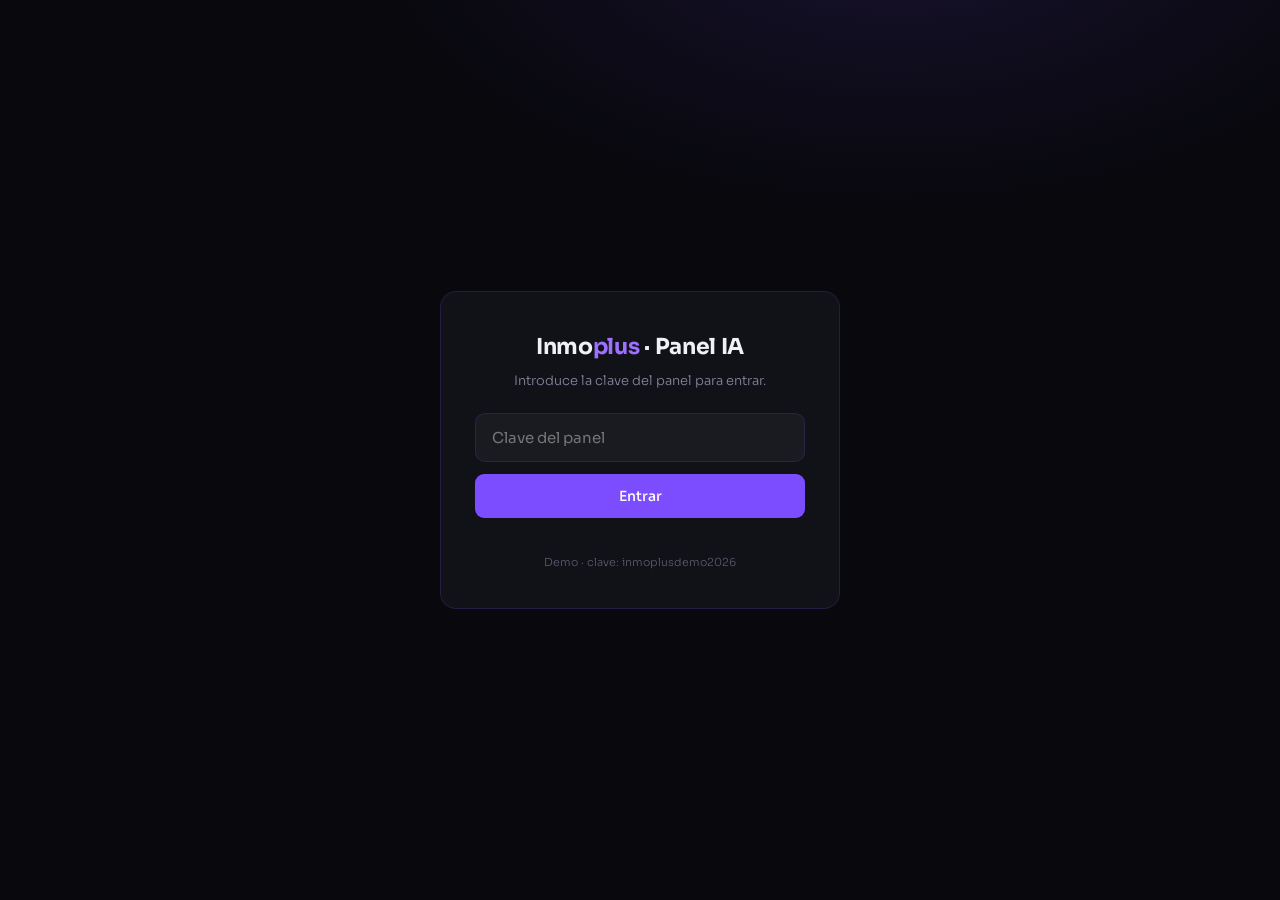
<file: panel/index.html>
<!doctype html>
<html lang="es">
<head>
<meta charset="utf-8">
<meta name="viewport" content="width=device-width, initial-scale=1">
<meta name="robots" content="noindex,nofollow">
<title>Inmoplus · Panel IA</title>
<link href="https://fonts.googleapis.com/css2?family=Sora:wght@300;400;500;600;700&display=swap" rel="stylesheet">
<style>
:root{
  --bg:#08080d;--bg2:#0e0e16;--card:#111118;--card2:#15151f;
  --p:#7c4dff;--p2:#9d70ff;--g:#00d4aa;--gold:#f5c842;
  --text:#f0f0f5;--muted:#8888a0;--faint:#5b5b70;
  --border:rgba(124,77,255,0.18);--line:rgba(240,240,245,0.07);
}
*{margin:0;padding:0;box-sizing:border-box}
body{background:var(--bg);color:var(--text);font-family:'Sora',system-ui,sans-serif;font-weight:300;line-height:1.5}
input,select,textarea,button{font-family:inherit}
a{color:inherit}
.hidden{display:none!important}
.wrap{max-width:1200px;margin:0 auto;padding:0 20px}

/* login */
#login{position:fixed;inset:0;background:radial-gradient(900px 500px at 70% -10%,rgba(124,77,255,.14),transparent 60%),var(--bg);display:flex;align-items:center;justify-content:center;z-index:50}
.loginbox{background:var(--card);border:1px solid var(--border);border-radius:16px;padding:38px 34px;width:min(400px,92vw);text-align:center}
.loginbox .lg{font-size:22px;font-weight:700;letter-spacing:-.3px}
.loginbox .lg b{color:var(--p2)}
.loginbox p{color:var(--muted);font-size:13px;margin:8px 0 22px}
.loginbox input{width:100%;background:rgba(255,255,255,.04);border:1px solid var(--border);color:var(--text);padding:14px 16px;border-radius:10px;font-size:15px;margin-bottom:12px}
.loginbox input:focus{outline:none;border-color:var(--p)}
.btn{background:var(--p);color:#fff;border:0;border-radius:9px;padding:13px 22px;font-weight:500;font-size:14px;cursor:pointer;transition:.2s}
.btn:hover{background:var(--p2)}
.btn.full{width:100%}
.btn.ghost{background:transparent;border:1px solid var(--border);color:var(--text)}
.btn.ghost:hover{border-color:var(--p2)}
.btn.gold{background:var(--gold);color:#2a2205}
.err{color:#ff8080;font-size:12.5px;min-height:16px;margin-top:6px}
.hint{color:var(--faint);font-size:11px;margin-top:14px}

/* header */
header{border-bottom:1px solid var(--line);background:var(--bg2);position:sticky;top:0;z-index:20}
.hd{display:flex;align-items:center;justify-content:space-between;height:64px}
.brand{font-weight:700;font-size:18px;letter-spacing:-.3px}
.brand b{color:var(--p2)}.brand span{color:var(--gold);font-weight:600}
.hd .r{display:flex;gap:10px;align-items:center;font-size:12px;color:var(--muted)}

/* kpis */
.kpis{display:grid;grid-template-columns:repeat(4,1fr);gap:14px;margin:22px 0}
.kpi{background:var(--card);border:1px solid var(--border);border-radius:14px;padding:18px 20px}
.kpi b{font-size:30px;font-weight:700;display:block;line-height:1}
.kpi span{font-size:11px;letter-spacing:1px;text-transform:uppercase;color:var(--faint)}
.kpi.n b{color:var(--g)}.kpi.s b{color:var(--gold)}.kpi.v b{color:var(--p2)}

/* tabs */
.tabs{display:flex;gap:6px;border-bottom:1px solid var(--line);margin-bottom:22px;flex-wrap:wrap}
.tab{background:none;border:0;color:var(--muted);padding:12px 16px;font-size:14px;cursor:pointer;border-bottom:2px solid transparent;margin-bottom:-1px}
.tab.on{color:var(--text);border-bottom-color:var(--p)}
.tab:hover{color:var(--text)}
.panel{padding-bottom:60px}

/* leads */
.lead{background:var(--card);border:1px solid var(--border);border-radius:14px;padding:16px 18px;margin-bottom:12px;display:grid;grid-template-columns:1fr auto;gap:12px;align-items:start}
.lead .top{display:flex;align-items:center;gap:10px;flex-wrap:wrap}
.lead .nm{font-weight:600;font-size:15px}
.lead .stars{color:var(--gold);letter-spacing:2px;font-size:13px}
.lead .meta{color:var(--muted);font-size:12.5px;margin-top:5px}
.lead .meta b{color:var(--text);font-weight:500}
.lead .res{color:var(--muted);font-size:12.5px;margin-top:7px;font-style:italic}
.lead .tel{color:var(--p2);font-size:13px;font-weight:500;margin-top:6px}
.lead .side{display:flex;flex-direction:column;gap:8px;align-items:flex-end}
select.estado{background:var(--card2);border:1px solid var(--border);color:var(--text);border-radius:8px;padding:8px 10px;font-size:12.5px;cursor:pointer}
.pill{font-size:10px;letter-spacing:1px;text-transform:uppercase;padding:3px 9px;border-radius:100px;border:1px solid var(--border)}
.pill.nuevo{color:var(--g);border-color:rgba(0,212,170,.4)}
.pill.en_seguimiento{color:var(--gold);border-color:rgba(245,200,66,.4)}
.pill.visita{color:var(--p2);border-color:var(--border)}
.pill.descartado{color:var(--faint)}

/* cards / forms */
.grid2{display:grid;grid-template-columns:1fr 1fr;gap:20px}
.box{background:var(--card);border:1px solid var(--border);border-radius:14px;padding:22px}
.box h3{font-size:15px;font-weight:600;margin-bottom:4px}
.box .sub{color:var(--muted);font-size:12.5px;margin-bottom:16px}
label{display:block;font-size:12px;color:var(--muted);margin:10px 0 5px}
.fld{width:100%;background:rgba(255,255,255,.04);border:1px solid var(--border);color:var(--text);padding:11px 13px;border-radius:9px;font-size:14px}
.fld:focus{outline:none;border-color:var(--p)}
textarea.fld{min-height:120px;resize:vertical}
.row{display:flex;gap:10px}.row>*{flex:1}
.out{background:var(--bg2);border:1px solid var(--line);border-radius:10px;padding:16px;margin-top:14px;font-size:13px;white-space:pre-wrap;color:var(--text)}
.out .k{color:var(--p2);font-weight:500}
.warn{color:var(--gold);font-size:12px}
.recbox{background:var(--card);border:1px solid var(--border);border-radius:14px;padding:20px;margin-bottom:14px}
.recbox h4{font-size:13px;letter-spacing:.5px;margin-bottom:10px;color:var(--p2)}
.recitem{font-size:13px;color:var(--muted);padding:7px 0;border-top:1px solid var(--line)}
.recitem:first-of-type{border-top:0}
.recitem b{color:var(--text);font-weight:500}
.spin{color:var(--faint);font-size:13px}

/* propiedades */
.drop{border:1px dashed var(--border);border-radius:10px;padding:18px;text-align:center;color:var(--muted);font-size:12.5px;cursor:pointer;transition:.2s}
.drop:hover,.drop.over{border-color:var(--p);color:var(--text);background:rgba(124,77,255,.05)}
.thumbs{display:flex;flex-wrap:wrap;gap:8px;margin-top:10px}
.thumb{position:relative;width:74px;height:74px;border-radius:9px;overflow:hidden;border:1px solid var(--border)}
.thumb img{width:100%;height:100%;object-fit:cover}
.thumb .x{position:absolute;top:2px;right:2px;background:rgba(0,0,0,.62);color:#fff;border:0;border-radius:6px;width:20px;height:20px;cursor:pointer;font-size:13px;line-height:1}
.chk{display:flex;align-items:center;gap:8px;color:var(--text);font-size:13px;margin:0}
.chk input{width:auto}
.prop{display:grid;grid-template-columns:66px 1fr auto;gap:12px;align-items:center;padding:12px 0;border-top:1px solid var(--line)}
.prop:first-child{border-top:0}
.prop .ph{width:66px;height:66px;border-radius:9px;object-fit:cover;background:linear-gradient(135deg,#1a1428,#241a3a);border:1px solid var(--border)}
.prop .nb{font-weight:500;font-size:14px}
.prop .mt{color:var(--muted);font-size:12px;margin-top:3px}
.prop .badges{display:flex;gap:5px;margin-top:6px;flex-wrap:wrap}
.prop .ops{display:flex;flex-direction:column;gap:6px}
.mini{font-size:11px;padding:6px 9px;border-radius:7px;background:var(--card2);border:1px solid var(--border);color:var(--text);cursor:pointer;transition:.2s}
.mini:hover{border-color:var(--p2)}
.mini.del:hover{border-color:#ff8080;color:#ff8080}
.tg{font-size:10px;letter-spacing:.5px;text-transform:uppercase;padding:2px 7px;border-radius:100px;border:1px solid var(--border);color:var(--muted)}
.tg.on{color:var(--g);border-color:rgba(0,212,170,.4)}
.tg.gold{color:var(--gold);border-color:rgba(245,200,66,.4)}
@media(max-width:820px){.kpis{grid-template-columns:1fr 1fr}.grid2{grid-template-columns:1fr}.lead{grid-template-columns:1fr}.prop{grid-template-columns:56px 1fr}.prop .ops{grid-column:1/-1;flex-direction:row}}
</style>
</head>
<body>

<!-- LOGIN -->
<div id="login">
  <div class="loginbox">
    <div class="lg">Inmo<b>plus</b> · <span>Panel IA</span></div>
    <p>Introduce la clave del panel para entrar.</p>
    <input id="key" type="password" placeholder="Clave del panel" autocomplete="off">
    <button class="btn full" id="enter">Entrar</button>
    <div class="err" id="loginErr"></div>
    <div class="hint">Demo · clave: inmoplusdemo2026</div>
  </div>
</div>

<!-- APP -->
<div id="app" class="hidden">
  <header><div class="wrap hd">
    <div class="brand">Inmo<b>plus</b> · <span>Panel de captación IA</span></div>
    <div class="r"><span id="clock"></span><button class="btn ghost" id="logout" style="padding:8px 14px">Salir</button></div>
  </div></header>

  <div class="wrap">
    <div class="kpis">
      <div class="kpi"><b id="k_total">–</b><span>Leads totales</span></div>
      <div class="kpi n"><b id="k_nuevos">–</b><span>Nuevos</span></div>
      <div class="kpi s"><b id="k_seg">–</b><span>En seguimiento</span></div>
      <div class="kpi v"><b id="k_vis">–</b><span>Visitas</span></div>
    </div>

    <div class="tabs">
      <button class="tab on" data-t="leads">Leads</button>
      <button class="tab" data-t="rec">Recordatorios</button>
      <button class="tab" data-t="cap">Captar lead</button>
      <button class="tab" data-t="anun">Anuncio IA</button>
      <button class="tab" data-t="doc">Leer documento</button>
      <button class="tab" data-t="prop">Propiedades</button>
    </div>

    <div class="panel" id="p_leads"></div>

    <div class="panel hidden" id="p_rec">
      <button class="btn gold" id="sendRec" style="margin-bottom:16px">Enviar recordatorios a Telegram</button>
      <div id="recView" class="spin">Cargando…</div>
    </div>

    <div class="panel hidden" id="p_cap">
      <div class="box" style="max-width:560px">
        <h3>Captar y cualificar un lead</h3>
        <div class="sub">La IA clasifica operación, zona y presupuesto, puntúa el lead y avisa por Telegram.</div>
        <label>Nombre</label><input class="fld" id="c_nombre" placeholder="Nombre del interesado">
        <label>Teléfono</label><input class="fld" id="c_tel" placeholder="6XXXXXXXX">
        <label>Qué busca (mensaje)</label><textarea class="fld" id="c_msg" placeholder="Ej: Busco piso de 3 hab con terraza en Las Rozas para comprar, hasta 300.000 €"></textarea>
        <button class="btn full" id="c_go" style="margin-top:14px">Cualificar y guardar</button>
        <div id="c_out"></div>
      </div>
    </div>

    <div class="panel hidden" id="p_anun">
      <div class="grid2">
        <div class="box">
          <h3>Generar anuncio con IA</h3>
          <div class="sub">Borrador de título, descripción y ficha. Solo con los datos que introduces.</div>
          <div class="row"><div><label>Operación</label><select class="fld" id="a_op"><option>venta</option><option>alquiler</option></select></div><div><label>Tipo</label><input class="fld" id="a_tipo" placeholder="piso, chalet…"></div></div>
          <label>Zona</label><input class="fld" id="a_zona" placeholder="Majadahonda">
          <div class="row"><div><label>m²</label><input class="fld" id="a_m2" placeholder="95"></div><div><label>Hab.</label><input class="fld" id="a_hab" placeholder="3"></div><div><label>Baños</label><input class="fld" id="a_ban" placeholder="2"></div></div>
          <label>Precio</label><input class="fld" id="a_precio" placeholder="320000">
          <label>Extras (separados por comas)</label><input class="fld" id="a_extras" placeholder="terraza, garaje, exterior">
          <button class="btn full" id="a_go" style="margin-top:14px">Generar borrador</button>
        </div>
        <div class="box"><h3>Resultado</h3><div class="sub">Revísalo y añade fotos antes de publicar.</div><div id="a_out" class="spin">—</div></div>
      </div>
    </div>

    <div class="panel hidden" id="p_doc">
      <div class="grid2">
        <div class="box">
          <h3>Leer nota simple / arras</h3>
          <div class="sub">La IA extrae los datos; los importes los cuadra el sistema. Verifica siempre el original.</div>
          <label>Tipo de documento</label><select class="fld" id="d_tipo"><option value="arras">Contrato de arras</option><option value="nota_simple">Nota simple</option></select>
          <label>Texto del documento</label><textarea class="fld" id="d_texto" style="min-height:180px" placeholder="Pega aquí el texto del documento…"></textarea>
          <button class="btn full" id="d_go" style="margin-top:14px">Extraer datos</button>
        </div>
        <div class="box"><h3>Datos extraídos</h3><div class="sub">Borrador de lectura automática.</div><div id="d_out" class="spin">—</div></div>
      </div>
    </div>

    <div class="panel hidden" id="p_prop">
      <div class="grid2">
        <div class="box">
          <h3 id="propFormTitle">Nueva propiedad</h3>
          <div class="sub">Rellena los datos, sube fotos y publícala. La web se actualiza al instante.</div>
          <input type="hidden" id="pr_id">
          <label>Título</label><input class="fld" id="pr_titulo" placeholder="Ej: Chalet con piscina en Majadahonda">
          <div class="row">
            <div><label>Operación</label><select class="fld" id="pr_tipo"><option value="venta">Venta</option><option value="alquiler">Alquiler</option></select></div>
            <div><label>Precio (€)</label><input class="fld" id="pr_precio" placeholder="320000"></div>
          </div>
          <label>Zona</label><input class="fld" id="pr_zona" placeholder="Majadahonda">
          <div class="row">
            <div><label>m²</label><input class="fld" id="pr_m2" placeholder="95"></div>
            <div><label>Hab.</label><input class="fld" id="pr_hab" placeholder="3"></div>
            <div><label>Baños</label><input class="fld" id="pr_ban" placeholder="2"></div>
          </div>
          <label>Descripción</label><textarea class="fld" id="pr_desc" placeholder="Descripción de la vivienda…"></textarea>
          <label>Fotos</label>
          <div class="drop" id="pr_drop">Arrastra fotos aquí o haz clic · JPG, PNG, WebP (máx 8 MB)</div>
          <input type="file" id="pr_file" accept="image/jpeg,image/png,image/webp" multiple hidden>
          <div class="thumbs" id="pr_thumbs"></div>
          <div class="row" style="margin-top:14px">
            <label class="chk"><input type="checkbox" id="pr_pub"> Publicada (visible en la web)</label>
            <label class="chk"><input type="checkbox" id="pr_dest"> Destacada</label>
          </div>
          <div class="row" style="margin-top:14px">
            <button class="btn" id="pr_save">Guardar propiedad</button>
            <button class="btn ghost" id="pr_reset">Nueva / Cancelar</button>
          </div>
          <div id="pr_msg"></div>
        </div>
        <div class="box">
          <h3>Cartera (<span id="pr_count">0</span>)</h3>
          <div class="sub">Las publicadas aparecen en la web. Edita, publica o elimina cualquiera.</div>
          <div id="pr_list" class="spin">Cargando…</div>
        </div>
      </div>
    </div>
  </div>
</div>

<script>
const SB="https://mlaqtniujnvfxcvcourm.supabase.co";
const FN=SB+"/functions/v1/";
const APIKEY="sb_publishable_6no6BuOgiA_2nonTJntAuQ_DTqEgrcV"; // pública por diseño
let KEY="";
const ESTADOS=["nuevo","en_seguimiento","visita","descartado"];
const $=s=>document.querySelector(s);

async function api(fn,body){
  const r=await fetch(FN+fn,{method:"POST",headers:{"Content-Type":"application/json","apikey":APIKEY,"Authorization":"Bearer "+APIKEY},body:JSON.stringify(body||{})});
  try{return await r.json();}catch(e){return {ok:false,error:"Respuesta no válida"};}
}
function stars(n){n=parseInt(n)||0;return "★".repeat(n)+"☆".repeat(5-n);}
function eur(v){return v?Number(v).toLocaleString("es-ES")+" €":"";}

/* login */
$("#enter").onclick=login;
$("#key").addEventListener("keydown",e=>{if(e.key==="Enter")login();});
async function login(){
  const k=$("#key").value.trim(); $("#loginErr").textContent="";
  if(!k) return;
  const d=await api("inmoplus-panel",{key:k,action:"resumen"});
  if(!d.ok){ $("#loginErr").textContent=d.error||"No se pudo entrar."; return; }
  KEY=k; try{sessionStorage.setItem("inmokey",k);}catch(e){}
  $("#login").classList.add("hidden"); $("#app").classList.remove("hidden");
  render(d);
}
$("#logout").onclick=()=>{try{sessionStorage.removeItem("inmokey");}catch(e){} location.reload();};
try{const sk=sessionStorage.getItem("inmokey"); if(sk){$("#key").value=sk;}}catch(e){}

/* tabs */
document.querySelectorAll(".tab").forEach(t=>t.onclick=()=>{
  document.querySelectorAll(".tab").forEach(x=>x.classList.remove("on")); t.classList.add("on");
  ["leads","rec","cap","anun","doc","prop"].forEach(n=>$("#p_"+n).classList.toggle("hidden",n!==t.dataset.t));
  if(t.dataset.t==="prop"&&!propsLoaded){propsLoaded=true;loadProps();}
});

/* render dashboard */
let DATA={};
function render(d){
  DATA=d;
  $("#k_total").textContent=d.kpis.total; $("#k_nuevos").textContent=d.kpis.nuevos;
  $("#k_seg").textContent=d.kpis.seguimiento; $("#k_vis").textContent=d.kpis.visitas;
  renderLeads(d.leads||[]); renderRec(d);
}
function renderLeads(leads){
  const c=$("#p_leads");
  if(!leads.length){c.innerHTML='<div class="spin">Aún no hay leads. Prueba a captar uno en la pestaña "Captar lead".</div>';return;}
  c.innerHTML=leads.map(l=>`
   <div class="lead">
     <div>
       <div class="top"><span class="nm">${esc(l.nombre)}</span><span class="stars">${stars(l.score)}</span><span class="pill ${l.estado}">${l.estado.replace("_"," ")}</span></div>
       <div class="meta"><b>${esc(l.operacion||"?")}</b> · ${esc(l.tipo||"?")} · ${esc(l.zona||"?")}${l.presupuesto_max?" · hasta "+eur(l.presupuesto_max):""}</div>
       ${l.resumen_ia?`<div class="res">"${esc(l.resumen_ia)}"</div>`:""}
       <div class="tel">${esc(l.telefono)}${l.email?" · "+esc(l.email):""}</div>
     </div>
     <div class="side">
       <select class="estado" data-id="${l.id}">${ESTADOS.map(e=>`<option value="${e}" ${e===l.estado?"selected":""}>${e.replace("_"," ")}</option>`).join("")}</select>
     </div>
   </div>`).join("");
  c.querySelectorAll("select.estado").forEach(s=>s.onchange=async()=>{
    s.disabled=true;
    await api("inmoplus-panel",{key:KEY,action:"estado",id:s.dataset.id,estado:s.value});
    const d=await api("inmoplus-panel",{key:KEY,action:"resumen"}); render(d);
  });
}
function renderRec(d){
  const v=(d.vencen||[]),f=(d.frios||[]);
  let h="";
  h+=`<div class="recbox"><h4>📅 Alquileres por vencer (${v.length})</h4>`+
    (v.length?v.map(c=>`<div class="recitem"><b>${esc(c.inmueble_ref)}</b> · ${esc(c.inquilino)} — vence en ${c.dias} días${c.renta?" · "+eur(c.renta):""}</div>`).join(""):`<div class="recitem">Nada próximo.</div>`)+`</div>`;
  h+=`<div class="recbox"><h4>❄️ Leads fríos · sin contacto +7 días (${f.length})</h4>`+
    (f.length?f.map(l=>`<div class="recitem"><b>${esc(l.nombre)}</b> · ${esc(l.telefono)} — ${esc(l.operacion||"?")} en ${esc(l.zona||"?")} (${l.dias}d)</div>`).join(""):`<div class="recitem">Ninguno.</div>`)+`</div>`;
  $("#recView").innerHTML=h;
}
$("#sendRec").onclick=async()=>{
  $("#sendRec").textContent="Enviando…"; $("#sendRec").disabled=true;
  const d=await api("inmoplus-recordatorios",{});
  $("#sendRec").textContent=d.ok?"Enviado a Telegram ✓":"Error al enviar";
  setTimeout(()=>{$("#sendRec").textContent="Enviar recordatorios a Telegram";$("#sendRec").disabled=false;},2500);
};

/* captar */
$("#c_go").onclick=async()=>{
  const nombre=$("#c_nombre").value.trim(),telefono=$("#c_tel").value.trim();
  if(!nombre||!telefono){$("#c_out").innerHTML='<div class="out warn">Faltan nombre y teléfono.</div>';return;}
  $("#c_out").innerHTML='<div class="out spin">Cualificando con IA…</div>';
  const d=await api("inmoplus-captacion",{nombre,telefono,mensaje:$("#c_msg").value.trim(),origen:"panel"});
  if(!d.ok){$("#c_out").innerHTML='<div class="out warn">'+(d.error||"Error")+'</div>';return;}
  $("#c_out").innerHTML=`<div class="out"><span class="k">Puntuación:</span> ${stars(d.score)}
<span class="k">Operación:</span> ${esc(d.operacion||"?")}  ·  <span class="k">Tipo:</span> ${esc(d.tipo||"?")}  ·  <span class="k">Zona:</span> ${esc(d.zona||"?")}${d.presupuesto_max?"  ·  hasta "+eur(d.presupuesto_max):""}
<span class="k">Resumen IA:</span> ${esc(d.resumen||"—")}
<span class="k">Siguiente paso:</span> ${esc(d.siguiente_paso||"")} → ${esc(d.agenda_url||"")}
Guardado ✓ · avisado por Telegram</div>`;
  $("#c_nombre").value="";$("#c_tel").value="";$("#c_msg").value="";
  const r=await api("inmoplus-panel",{key:KEY,action:"resumen"}); render(r);
};

/* anuncio */
$("#a_go").onclick=async()=>{
  $("#a_out").innerHTML='<div class="spin">Redactando…</div>';
  const d=await api("inmoplus-anuncio",{operacion:$("#a_op").value,tipo:$("#a_tipo").value.trim(),zona:$("#a_zona").value.trim(),m2:$("#a_m2").value.trim(),habitaciones:$("#a_hab").value.trim(),banos:$("#a_ban").value.trim(),precio:$("#a_precio").value.trim(),extras:$("#a_extras").value.split(",").map(x=>x.trim()).filter(Boolean)});
  if(!d.ok){$("#a_out").innerHTML='<div class="out warn">'+(d.error||"Error")+'</div>';return;}
  $("#a_out").innerHTML=`<div class="out"><span class="k">${esc(d.titulo||"")}</span>

${esc(d.descripcion||"")}

${(d.ficha||[]).map(x=>"• "+esc(x)).join("\n")}

<span class="warn">${esc(d.nota||"")}</span></div>`;
};

/* documento */
$("#d_go").onclick=async()=>{
  const texto=$("#d_texto").value.trim();
  if(!texto){$("#d_out").innerHTML='<div class="out warn">Pega el texto del documento.</div>';return;}
  $("#d_out").innerHTML='<div class="spin">Leyendo…</div>';
  const d=await api("inmoplus-extraer",{tipo:$("#d_tipo").value,texto});
  if(!d.ok){$("#d_out").innerHTML='<div class="out warn">'+(d.error||"Error")+'</div>';return;}
  const campos=Object.entries(d.campos||{}).map(([k,v])=>`<span class="k">${esc(k)}:</span> ${esc(v==null?"—":(typeof v==="object"?JSON.stringify(v):String(v)))}`).join("\n");
  $("#d_out").innerHTML=`<div class="out">${campos}

${(d.comprobaciones||[]).map(x=>"✓ "+esc(x)).join("\n")}

<span class="warn">${esc(d.nota||"")}</span></div>`;
};

/* ---- propiedades (CMS) ---- */
let PROPS=[], FOTOS=[], propsLoaded=false;

async function loadProps(){
  $("#pr_list").innerHTML='<div class="spin">Cargando…</div>';
  const d=await api("inmoplus-propiedades",{key:KEY,action:"listar"});
  if(!d.ok){$("#pr_list").innerHTML='<div class="out warn">'+esc(d.error||"Error al cargar")+'</div>';return;}
  PROPS=d.propiedades||[]; renderProps();
}
function renderProps(){
  $("#pr_count").textContent=PROPS.length;
  if(!PROPS.length){$("#pr_list").innerHTML='<div class="spin">Aún no hay propiedades. Crea la primera a la izquierda.</div>';return;}
  $("#pr_list").innerHTML=PROPS.map(p=>{
    const ph=(p.fotos&&p.fotos[0])?`<img class="ph" src="${esc(p.fotos[0])}" alt="">`:`<div class="ph"></div>`;
    return `<div class="prop">
      ${ph}
      <div>
        <div class="nb">${esc(p.titulo)}</div>
        <div class="mt">${esc(p.tipo)} · ${p.precio?eur(p.precio):"s/precio"}${p.zona?" · "+esc(p.zona):""}${p.m2?" · "+p.m2+" m²":""}</div>
        <div class="badges">
          <span class="tg ${p.publicada?"on":""}">${p.publicada?"Publicada":"Borrador"}</span>
          ${p.destacada?'<span class="tg gold">Destacada</span>':''}
          ${(p.fotos&&p.fotos.length)?`<span class="tg">${p.fotos.length} foto${p.fotos.length>1?"s":""}</span>`:''}
        </div>
      </div>
      <div class="ops">
        <button class="mini" data-edit="${p.id}">Editar</button>
        <button class="mini" data-pub="${p.id}">${p.publicada?"Despublicar":"Publicar"}</button>
        <button class="mini del" data-del="${p.id}">Eliminar</button>
      </div>
    </div>`;
  }).join("");
  $("#pr_list").querySelectorAll("[data-edit]").forEach(b=>b.onclick=()=>editProp(b.dataset.edit));
  $("#pr_list").querySelectorAll("[data-pub]").forEach(b=>b.onclick=()=>togglePub(b.dataset.pub));
  $("#pr_list").querySelectorAll("[data-del]").forEach(b=>b.onclick=()=>delProp(b.dataset.del));
}
function resetPropForm(){
  $("#pr_id").value="";FOTOS=[];
  ["pr_titulo","pr_precio","pr_zona","pr_m2","pr_hab","pr_ban","pr_desc"].forEach(id=>$("#"+id).value="");
  $("#pr_tipo").value="venta";$("#pr_pub").checked=false;$("#pr_dest").checked=false;
  $("#propFormTitle").textContent="Nueva propiedad";$("#pr_msg").innerHTML="";renderThumbs();
}
function editProp(id){
  const p=PROPS.find(x=>x.id===id);if(!p)return;
  $("#pr_id").value=p.id;$("#pr_titulo").value=p.titulo||"";$("#pr_tipo").value=p.tipo||"venta";
  $("#pr_precio").value=p.precio||"";$("#pr_zona").value=p.zona||"";$("#pr_m2").value=p.m2||"";
  $("#pr_hab").value=p.habitaciones||"";$("#pr_ban").value=p.banos||"";$("#pr_desc").value=p.descripcion||"";
  $("#pr_pub").checked=!!p.publicada;$("#pr_dest").checked=!!p.destacada;
  FOTOS=Array.isArray(p.fotos)?p.fotos.slice():[];renderThumbs();
  $("#propFormTitle").textContent="Editar propiedad";$("#pr_msg").innerHTML="";
  $("#p_prop").scrollIntoView({behavior:"smooth"});
}
function renderThumbs(){
  $("#pr_thumbs").innerHTML=FOTOS.map((u,i)=>`<div class="thumb"><img src="${esc(u)}" alt=""><button class="x" data-i="${i}">×</button></div>`).join("");
  $("#pr_thumbs").querySelectorAll(".x").forEach(b=>b.onclick=()=>{FOTOS.splice(parseInt(b.dataset.i),1);renderThumbs();});
}
function toB64(file){return new Promise((res,rej)=>{const r=new FileReader();r.onload=()=>res(String(r.result).split(",")[1]);r.onerror=rej;r.readAsDataURL(file);});}
async function uploadFiles(files){
  for(const f of files){
    if(!["image/jpeg","image/png","image/webp"].includes(f.type)){$("#pr_msg").innerHTML='<div class="out warn">'+esc(f.name)+': formato no permitido (usa JPG, PNG o WebP).</div>';continue;}
    if(f.size>8*1024*1024){$("#pr_msg").innerHTML='<div class="out warn">'+esc(f.name)+' supera 8 MB.</div>';continue;}
    $("#pr_msg").innerHTML='<div class="out spin">Subiendo '+esc(f.name)+'…</div>';
    let b64;try{b64=await toB64(f);}catch(e){$("#pr_msg").innerHTML='<div class="out warn">No se pudo leer '+esc(f.name)+'.</div>';continue;}
    const d=await api("inmoplus-propiedades",{key:KEY,action:"subir_foto",contentType:f.type,dataBase64:b64});
    if(d.ok&&d.url){FOTOS.push(d.url);renderThumbs();$("#pr_msg").innerHTML="";}
    else{$("#pr_msg").innerHTML='<div class="out warn">Error al subir: '+esc(d.detalle||d.error||"")+'</div>';}
  }
}
$("#pr_drop").onclick=()=>$("#pr_file").click();
$("#pr_file").onchange=e=>{uploadFiles([...e.target.files]);e.target.value="";};
["dragover","dragenter"].forEach(ev=>$("#pr_drop").addEventListener(ev,e=>{e.preventDefault();$("#pr_drop").classList.add("over");}));
["dragleave"].forEach(ev=>$("#pr_drop").addEventListener(ev,e=>{e.preventDefault();$("#pr_drop").classList.remove("over");}));
$("#pr_drop").addEventListener("drop",e=>{e.preventDefault();$("#pr_drop").classList.remove("over");if(e.dataTransfer&&e.dataTransfer.files)uploadFiles([...e.dataTransfer.files]);});
$("#pr_reset").onclick=resetPropForm;
$("#pr_save").onclick=async()=>{
  const titulo=$("#pr_titulo").value.trim();
  if(!titulo){$("#pr_msg").innerHTML='<div class="out warn">Falta el título.</div>';return;}
  $("#pr_save").disabled=true;$("#pr_msg").innerHTML='<div class="out spin">Guardando…</div>';
  const prop={id:$("#pr_id").value||undefined,titulo,tipo:$("#pr_tipo").value,precio:$("#pr_precio").value.trim(),
    zona:$("#pr_zona").value.trim(),m2:$("#pr_m2").value.trim(),habitaciones:$("#pr_hab").value.trim(),
    banos:$("#pr_ban").value.trim(),descripcion:$("#pr_desc").value.trim(),fotos:FOTOS,
    publicada:$("#pr_pub").checked,destacada:$("#pr_dest").checked};
  const d=await api("inmoplus-propiedades",{key:KEY,action:"guardar",propiedad:prop});
  $("#pr_save").disabled=false;
  if(!d.ok){$("#pr_msg").innerHTML='<div class="out warn">'+esc(d.detalle||d.error||"Error al guardar")+'</div>';return;}
  $("#pr_msg").innerHTML='<div class="out">Guardada ✓ ('+esc(d.modo||"")+')</div>';
  resetPropForm();await loadProps();
};
async function togglePub(id){
  const p=PROPS.find(x=>x.id===id);if(!p)return;
  await api("inmoplus-propiedades",{key:KEY,action:"toggle",campo:"publicada",valor:!p.publicada});
  await loadProps();
}
async function delProp(id){
  const p=PROPS.find(x=>x.id===id);if(!p)return;
  if(!confirm('¿Eliminar "'+p.titulo+'"? También se borran sus fotos.'))return;
  await api("inmoplus-propiedades",{key:KEY,action:"eliminar",id});
  await loadProps();
}

function esc(s){return String(s==null?"":s).replace(/[&<>"]/g,c=>({"&":"&amp;","<":"&lt;",">":"&gt;","\"":"&quot;"}[c]));}
setInterval(()=>{const n=new Date();$("#clock")&&($("#clock").textContent=n.toLocaleDateString("es-ES")+" "+n.toLocaleTimeString("es-ES",{hour:"2-digit",minute:"2-digit"}));},1000);
</script>
</body>
</html>
</file>
<file: assets/css/style.css>
@font-face{font-family:'Sora';font-style:normal;font-weight:400;font-display:swap;src:url(../fonts/sora-400-latin.woff2) format('woff2');unicode-range:U+0000-00FF,U+0131,U+0152-0153,U+02BB-02BC,U+02C6,U+02DA,U+02DC,U+0304,U+0308,U+0329,U+2000-206F,U+20AC,U+2122,U+2191,U+2193,U+2212,U+2215,U+FEFF,U+FFFD}
@font-face{font-family:'Sora';font-style:normal;font-weight:400;font-display:swap;src:url(../fonts/sora-400-latin-ext.woff2) format('woff2');unicode-range:U+0100-02BA,U+02BD-02C5,U+02C7-02CC,U+02CE-02D7,U+02DD-02FF,U+0304,U+0308,U+0329,U+1D00-1DBF,U+1E00-1E9F,U+1EF2-1EFF,U+2020,U+20A0-20AB,U+20AD-20C0,U+2113,U+2C60-2C7F,U+A720-A7FF}
@font-face{font-family:'Sora';font-style:normal;font-weight:500;font-display:swap;src:url(../fonts/sora-500-latin.woff2) format('woff2');unicode-range:U+0000-00FF,U+0131,U+0152-0153,U+02BB-02BC,U+02C6,U+02DA,U+02DC,U+0304,U+0308,U+0329,U+2000-206F,U+20AC,U+2122,U+2191,U+2193,U+2212,U+2215,U+FEFF,U+FFFD}
@font-face{font-family:'Sora';font-style:normal;font-weight:500;font-display:swap;src:url(../fonts/sora-500-latin-ext.woff2) format('woff2');unicode-range:U+0100-02BA,U+02BD-02C5,U+02C7-02CC,U+02CE-02D7,U+02DD-02FF,U+0304,U+0308,U+0329,U+1D00-1DBF,U+1E00-1E9F,U+1EF2-1EFF,U+2020,U+20A0-20AB,U+20AD-20C0,U+2113,U+2C60-2C7F,U+A720-A7FF}
@font-face{font-family:'Sora';font-style:normal;font-weight:600;font-display:swap;src:url(../fonts/sora-600-latin.woff2) format('woff2');unicode-range:U+0000-00FF,U+0131,U+0152-0153,U+02BB-02BC,U+02C6,U+02DA,U+02DC,U+0304,U+0308,U+0329,U+2000-206F,U+20AC,U+2122,U+2191,U+2193,U+2212,U+2215,U+FEFF,U+FFFD}
@font-face{font-family:'Sora';font-style:normal;font-weight:600;font-display:swap;src:url(../fonts/sora-600-latin-ext.woff2) format('woff2');unicode-range:U+0100-02BA,U+02BD-02C5,U+02C7-02CC,U+02CE-02D7,U+02DD-02FF,U+0304,U+0308,U+0329,U+1D00-1DBF,U+1E00-1E9F,U+1EF2-1EFF,U+2020,U+20A0-20AB,U+20AD-20C0,U+2113,U+2C60-2C7F,U+A720-A7FF}
@font-face{font-family:'Sora';font-style:normal;font-weight:700;font-display:swap;src:url(../fonts/sora-700-latin.woff2) format('woff2');unicode-range:U+0000-00FF,U+0131,U+0152-0153,U+02BB-02BC,U+02C6,U+02DA,U+02DC,U+0304,U+0308,U+0329,U+2000-206F,U+20AC,U+2122,U+2191,U+2193,U+2212,U+2215,U+FEFF,U+FFFD}
@font-face{font-family:'Sora';font-style:normal;font-weight:700;font-display:swap;src:url(../fonts/sora-700-latin-ext.woff2) format('woff2');unicode-range:U+0100-02BA,U+02BD-02C5,U+02C7-02CC,U+02CE-02D7,U+02DD-02FF,U+0304,U+0308,U+0329,U+1D00-1DBF,U+1E00-1E9F,U+1EF2-1EFF,U+2020,U+20A0-20AB,U+20AD-20C0,U+2113,U+2C60-2C7F,U+A720-A7FF}
@font-face{font-family:'Sora';font-style:normal;font-weight:800;font-display:swap;src:url(../fonts/sora-800-latin.woff2) format('woff2');unicode-range:U+0000-00FF,U+0131,U+0152-0153,U+02BB-02BC,U+02C6,U+02DA,U+02DC,U+0304,U+0308,U+0329,U+2000-206F,U+20AC,U+2122,U+2191,U+2193,U+2212,U+2215,U+FEFF,U+FFFD}
@font-face{font-family:'Sora';font-style:normal;font-weight:800;font-display:swap;src:url(../fonts/sora-800-latin-ext.woff2) format('woff2');unicode-range:U+0100-02BA,U+02BD-02C5,U+02C7-02CC,U+02CE-02D7,U+02DD-02FF,U+0304,U+0308,U+0329,U+1D00-1DBF,U+1E00-1E9F,U+1EF2-1EFF,U+2020,U+20A0-20AB,U+20AD-20C0,U+2113,U+2C60-2C7F,U+A720-A7FF}
@font-face{font-family:'Fraunces';font-style:normal;font-weight:600;font-display:swap;src:url(../fonts/fraunces-600-latin.woff2) format('woff2');unicode-range:U+0000-00FF,U+0131,U+0152-0153,U+02BB-02BC,U+02C6,U+02DA,U+02DC,U+0304,U+0308,U+0329,U+2000-206F,U+20AC,U+2122,U+2191,U+2193,U+2212,U+2215,U+FEFF,U+FFFD}

:root{
  /* ---- Superficies ---- */
  --white:#ffffff;
  --surface:#ffffff;
  --bg2:#faf7f0;              /* crema: secciones alternas */
  --bg3:#f6f2e8;              /* crema 2: segundo ritmo */

  /* ---- Tinta ---- */
  --text:#141414;             /* 16.1:1 sobre blanco */
  --ink-2:#2e2e28;            /* cuerpo — 12.6:1 */
  --muted:#6b6b60;            /* secundario — 5.4:1 */
  --negro:#000000;
  --negro-2:#141414;          /* acento secundario (texto) */
  --negro-chip:#f6f2e8;
  --gris:#e0dcd0;             /* SOLO fondo / borde / detalle */

  /* ---- Mostaza ----
     --m NUNCA pinta texto pequeño (2.6:1): solo relleno, borde y detalle.
     Para texto mostaza sobre blanco se usa --m-ink (5.2:1) o --m-ink2 (6.8:1). */
  --m:#D6A419;                /* mostaza de marca */
  --m-dark:#A9790F;           /* mostaza oscura: hover de relleno */
  --m-ink:#8C6206;            /* texto mostaza — 5.22:1 AA */
  --m-ink2:#6E4D04;           /* texto mostaza fuerte — 6.8:1 AAA-ish */
  --m-chip:#fbf3de;           /* chip mostaza muy suave */

  /* ---- Líneas y sombras ---- */
  --line:#ececec;
  --line-2:#dcdcd2;
  --sh-sm:0 1px 2px rgba(20,20,20,.05),0 2px 8px rgba(20,20,20,.04);
  --sh-md:0 2px 6px rgba(20,20,20,.05),0 12px 28px -12px rgba(20,20,20,.13);
  --sh-lg:0 4px 12px rgba(20,20,20,.06),0 26px 60px -26px rgba(140,98,6,.3);

  /* ---- Tipografía y métrica ---- */
  --display:'Fraunces',Georgia,'Times New Roman',serif;
  --body:'Sora',system-ui,-apple-system,'Segoe UI',sans-serif;
  --maxw:1240px;
  --nav-h:80px;
}
*{margin:0;padding:0;box-sizing:border-box}
html{scroll-behavior:smooth;scroll-padding-top:calc(var(--nav-h) + 16px);-webkit-text-size-adjust:100%}
body{
  background:var(--white);color:var(--ink-2);
  font-family:var(--body);font-size:16px;line-height:1.65;
  overflow-x:hidden;-webkit-font-smoothing:antialiased;text-rendering:optimizeLegibility;
}
::selection{background:var(--m);color:var(--negro-2)}
a{color:inherit;text-decoration:none}
img,video{max-width:100%;display:block}
button,input{font:inherit;color:inherit}
/* Fraunces solo tiene el peso 600 cargado: pedir 700/800 haría que el
   navegador lo engordara sintéticamente y se ve sucio. */
h1,h2{font-family:var(--display);font-weight:600;color:var(--text);line-height:1.06;letter-spacing:-.018em}
h3,h4{font-family:var(--body);font-weight:700;color:var(--text);line-height:1.2;letter-spacing:-.015em}
:where(a,button,input,summary,[tabindex]):focus-visible{outline:3px solid var(--m-ink);outline-offset:3px;border-radius:6px}

.wrap{max-width:var(--maxw);margin:0 auto;padding:0 32px}
.sr-only{position:absolute;width:1px;height:1px;padding:0;margin:-1px;overflow:hidden;clip:rect(0 0 0 0);white-space:nowrap;border:0}

.eyebrow{
  font-family:var(--body);font-weight:700;text-transform:uppercase;
  letter-spacing:.16em;font-size:.72rem;color:var(--m-ink);
  display:inline-flex;align-items:center;gap:.75em;
}
.eyebrow::before{content:"";width:26px;height:2px;border-radius:2px;background:var(--m);flex-shrink:0}
.eyebrow.alt{color:var(--negro-2)}
.eyebrow.alt::before{background:var(--gris)}

/* ---------- Botones ---------- */
.btn{
  display:inline-flex;align-items:center;justify-content:center;gap:9px;
  font-family:var(--body);font-weight:700;font-size:.95rem;letter-spacing:-.01em;
  padding:14px 26px;border-radius:12px;border:1.5px solid transparent;
  background:var(--m);color:var(--negro-2);cursor:pointer;
  transition:background .25s,transform .2s,box-shadow .3s,border-color .25s;
}
.btn svg{width:19px;height:19px;flex-shrink:0}
.btn:hover{background:var(--m-dark);transform:translateY(-2px);box-shadow:0 14px 30px -12px rgba(140,98,6,.55)}
.btn--negro{background:var(--negro-2);color:#fff}
.btn--negro:hover{background:var(--negro);box-shadow:0 14px 30px -12px rgba(20,20,20,.45)}
.btn--ghost{background:var(--white);color:var(--m-ink);border-color:var(--line-2)}
.btn--ghost:hover{background:var(--m-chip);color:var(--m-ink2);border-color:var(--m);box-shadow:none}
.btn--sm{padding:11px 20px;font-size:.88rem;border-radius:10px}
.btn--block{width:100%}

/* ---------- NAV ---------- */
.nav{position:fixed;inset:0 0 auto 0;z-index:900;background:rgba(255,255,255,.74);backdrop-filter:blur(14px);border-bottom:1px solid transparent;transition:background .35s,border-color .35s,box-shadow .35s}
.nav.scrolled{background:rgba(255,255,255,.95);border-bottom-color:var(--line);box-shadow:0 1px 20px rgba(20,20,20,.06)}
.nav-inner{display:flex;align-items:center;justify-content:space-between;gap:20px;height:var(--nav-h)}
.brand{display:flex;align-items:center;gap:12px;flex-shrink:0}
/* El PNG del logo ya lleva la palabra "Inmoplus": aquí no se repite el texto.
   Se fija la altura y width:auto respeta el ratio 4.45:1 del original; los
   atributos width/height del <img> reservan el hueco y mantienen el CLS a 0. */
.brand__logo{height:30px;width:auto;display:block;flex-shrink:0}
/* Bajada de marca, separada por un filete fino. Se parte en dos líneas para
   no ensanchar la cabecera y dejar sitio a los siete enlaces del nav. */
.brand__sub{
  font-family:var(--body);font-weight:700;font-size:.58rem;letter-spacing:.16em;
  text-transform:uppercase;color:var(--m-ink);line-height:1.35;
  padding-left:12px;border-left:1px solid var(--line-2);
}
.foot-brand .brand__logo{height:35px}
/* Por debajo de 420px la bajada estorba al botón de menú. */
@media (max-width:420px){.nav .brand__sub{display:none}}
.nav-links{display:flex;align-items:center;gap:26px}
.nav-links a{font-size:.9rem;font-weight:500;color:var(--muted);position:relative;padding:6px 0;white-space:nowrap;transition:color .22s}
.nav-links a::after{content:"";position:absolute;left:0;right:100%;bottom:0;height:2px;border-radius:2px;background:var(--m);transition:right .28s}
.nav-links a:hover,.nav-links a.active{color:var(--text)}
.nav-links a:hover::after,.nav-links a.active::after{right:0}
.nav-cta{display:flex;align-items:center;gap:14px}
.burger{display:none;width:44px;height:44px;border-radius:12px;border:1px solid var(--line-2);background:var(--white);cursor:pointer;place-items:center;color:var(--text)}
.burger svg{width:22px;height:22px}
.mobile-menu{position:fixed;inset:0;z-index:899;background:rgba(255,255,255,.98);backdrop-filter:blur(10px);display:flex;flex-direction:column;justify-content:center;align-items:center;gap:8px;opacity:0;pointer-events:none;transition:opacity .3s}
.mobile-menu.open{opacity:1;pointer-events:auto}
.mobile-menu a{font-family:var(--display);font-weight:600;font-size:1.5rem;color:var(--text);padding:10px 18px;border-radius:12px}
/* Sobre el chip rosa el texto va en --negro: --negro-2 se queda en
   4.47:1 y no llega a AA. */
.mobile-menu a:hover{color:var(--negro);background:var(--negro-chip)}
.mobile-menu .btn{margin-top:18px}

/* ---------- HERO ---------- */
.hero{position:relative;min-height:100svh;display:flex;align-items:center;overflow:hidden;background:var(--bg2)}
.hero-bg{position:absolute;inset:0;z-index:0}
.hero-bg .wash{position:absolute;inset:0;background:
  radial-gradient(900px 620px at 86% 12%,rgba(214,164,25,.40),transparent 62%),
  radial-gradient(760px 620px at 96% 88%,rgba(20,20,20,.38),transparent 64%),
  linear-gradient(180deg,#ffffff 0%,#faf7f0 100%)}
.hero-bg .shot{position:absolute;inset:0;width:100%;height:100%;object-fit:cover;z-index:1}

.hero-bg .scrim{position:absolute;inset:0;z-index:2;pointer-events:none;background:
  linear-gradient(100deg,rgba(255,255,255,.985) 0%,rgba(255,255,255,.96) 34%,rgba(252,250,246,.87) 52%,rgba(240,248,253,.56) 74%,rgba(246,242,232,.44) 100%),
  linear-gradient(180deg,rgba(255,255,255,.86) 0%,rgba(255,255,255,0) 26%,rgba(255,255,255,0) 62%,rgba(250,247,240,.94) 100%)}
.hero-bg .dots{position:absolute;inset:0;z-index:3;opacity:.5;background-image:radial-gradient(rgba(140,98,6,.15) 1px,transparent 1px);background-size:26px 26px;mask-image:radial-gradient(ellipse 70% 60% at 30% 45%,#000 20%,transparent 76%);-webkit-mask-image:radial-gradient(ellipse 70% 60% at 30% 45%,#000 20%,transparent 76%)}
.hero-content{position:relative;z-index:4;width:100%;padding:calc(var(--nav-h) + 44px) 0 44px}
.hero h1{font-size:clamp(2.35rem,5.4vw,4.15rem);max-width:15ch}
.hero h1 .accent{color:var(--m-ink);display:block}
.hero-rot{display:flex;align-items:baseline;gap:.5em;flex-wrap:wrap;margin-top:20px;font-family:var(--body);font-weight:600;font-size:clamp(1rem,2.4vw,1.3rem);color:var(--muted)}
.hero-rot .rot{color:var(--m-ink);font-weight:700;display:inline-block}
.hero-rot .rot b{display:inline-block;font-weight:700;transition:opacity .4s,transform .4s}
.hero-rot .rot b.out{opacity:0;transform:translateY(10px)}
.hero-desc{max-width:56ch;color:var(--ink-2);font-size:1.05rem;margin-top:22px}
.hero-desc strong{color:var(--text);font-weight:600}
.hero-actions{display:flex;gap:14px;margin-top:32px;flex-wrap:wrap}
.hero-contact{display:flex;gap:10px 26px;flex-wrap:wrap;margin-top:26px;font-size:.94rem;color:var(--muted)}
.hero-contact a{display:inline-flex;align-items:center;gap:8px;font-weight:600;color:var(--text)}
.hero-contact a:hover{color:var(--m-ink)}
.hero-contact svg{width:17px;height:17px;color:var(--negro-2);flex-shrink:0}

/* Barra de confianza — sin cifras ni reseñas inventadas */
.trust{position:relative;z-index:5;background:var(--white);border-top:1px solid var(--line);border-bottom:1px solid var(--line)}
.trust-grid{display:grid;grid-template-columns:repeat(4,1fr);gap:1px;background:var(--line)}
.trust-i{background:var(--white);display:flex;align-items:center;gap:14px;padding:24px 22px}
.trust-i .ic{width:42px;height:42px;border-radius:12px;background:var(--m-chip);color:var(--m-ink2);display:grid;place-items:center;flex-shrink:0}
.trust-i:nth-child(2n) .ic{background:var(--negro-chip);color:var(--negro)}
.trust-i .ic svg{width:21px;height:21px}
.trust-i b{display:block;font-family:var(--body);font-weight:700;font-size:.98rem;color:var(--text);line-height:1.25}
.trust-i span{display:block;font-size:.83rem;color:var(--muted);margin-top:3px}

/* Marquee */
.marquee-wrap{background:var(--bg3);border-bottom:1px solid var(--line);padding:13px 0;overflow:hidden}
.marquee-track{display:flex;width:max-content;animation:marquee 34s linear infinite}
.marquee-item{display:inline-flex;align-items:center;gap:10px;padding:0 26px;font-size:.86rem;color:var(--muted);white-space:nowrap}
.marquee-item b{color:var(--negro-2);font-weight:700}
.marquee-item .dot{width:5px;height:5px;border-radius:50%;background:var(--m)}
@keyframes marquee{from{transform:translateX(0)}to{transform:translateX(-50%)}}

/* ---------- SECCIONES ---------- */
main{display:block}
section{position:relative}
section[id]{scroll-margin-top:calc(var(--nav-h) + 12px)}
.sec{padding:112px 0;position:relative;overflow:hidden}


.sec--alt{background:var(--bg2);border-top:1px solid var(--line);border-bottom:1px solid var(--line)}
.sec--alt2{background:var(--bg3);border-top:1px solid var(--line);border-bottom:1px solid var(--line)}
.sec-head{margin-bottom:54px;max-width:740px}
.sec-head h2{font-size:clamp(2rem,4.6vw,3.3rem);margin-top:16px}
.sec-head p{color:var(--muted);margin-top:18px;font-size:1.04rem;max-width:62ch}
.sec-head--center{margin-inline:auto;text-align:center}
.sec-head--center .eyebrow{justify-content:center}
/* Número fantasma de sección: puramente decorativo. Va como pseudo-elemento
   (content:attr(data-n)) y no como nodo de texto, porque a 1.05:1 axe lo
   contaría como texto real y tumbaría el contraste. */
.bignum{position:absolute;font-family:var(--display);font-weight:600;font-size:clamp(7rem,15vw,15rem);color:var(--negro-2);opacity:.05;line-height:.8;pointer-events:none;z-index:0;letter-spacing:-.05em;user-select:none}
.bignum::before{content:attr(data-n)}

.about-grid{display:grid;grid-template-columns:1.02fr .98fr;gap:64px;align-items:center;position:relative;z-index:2}
.about-copy p{color:var(--ink-2);font-size:1.05rem;margin-top:20px}
.about-copy p strong{color:var(--text);font-weight:600}
.about-media{position:relative}
.framed{position:relative;border-radius:22px;overflow:hidden;box-shadow:var(--sh-lg);background:var(--white)}
.framed img{width:100%;height:clamp(320px,42vw,460px);object-fit:cover}
.framed::after{content:"";position:absolute;inset:0;background:linear-gradient(200deg,rgba(20,20,20,.18),transparent 52%);pointer-events:none}
.about-badge{
  position:absolute;left:18px;bottom:-20px;z-index:3;
  background:var(--white);border:1px solid var(--line);border-radius:16px;
  padding:16px 22px;box-shadow:var(--sh-md);display:flex;align-items:center;gap:13px;max-width:calc(100% - 36px);
}
.about-badge .ic{width:40px;height:40px;border-radius:12px;background:var(--negro-chip);color:var(--negro);display:grid;place-items:center;flex-shrink:0}
.about-badge .ic svg{width:21px;height:21px}
.about-badge b{display:block;font-family:var(--body);font-weight:700;font-size:1rem;color:var(--text);line-height:1.2}
.about-badge span{display:block;font-size:.8rem;color:var(--muted);margin-top:2px}

/* ---------- SERVICIOS ---------- */
.svc-grid{display:grid;grid-template-columns:repeat(3,1fr);gap:24px}
.svc-card{display:flex;flex-direction:column;background:var(--surface);border:1px solid var(--line);border-radius:20px;overflow:hidden;box-shadow:var(--sh-sm);transition:transform .35s,box-shadow .35s,border-color .35s}
.svc-card:hover{transform:translateY(-6px);box-shadow:var(--sh-lg);border-color:var(--gris)}
.svc-media{position:relative;aspect-ratio:18/11;overflow:hidden;background:var(--m-chip)}
.svc-media img{width:100%;height:100%;object-fit:cover;transition:transform .7s cubic-bezier(.16,1,.3,1)}
.svc-card:hover .svc-media img{transform:scale(1.05)}
.svc-media::after{content:"";position:absolute;inset:0;background:linear-gradient(180deg,rgba(20,20,20,.04) 0%,rgba(20,20,20,.02) 60%,rgba(255,255,255,.30) 100%)}
.svc-tag{position:absolute;left:14px;top:14px;z-index:2;display:inline-flex;align-items:center;gap:7px;background:rgba(255,255,255,.95);backdrop-filter:blur(6px);border:1px solid var(--line);border-radius:100px;padding:7px 13px;font-family:var(--body);font-weight:700;font-size:.74rem;color:var(--text);letter-spacing:.01em}
.svc-tag svg{width:15px;height:15px;color:var(--negro-2)}
.svc-body{padding:24px 24px 22px;display:flex;flex-direction:column;flex:1}
.svc-body h3{font-size:1.24rem}
.svc-body p{color:var(--muted);font-size:.93rem;margin-top:10px;flex:1}
.svc-foot{margin-top:20px;padding-top:17px;border-top:1px solid var(--line);display:flex;align-items:center;justify-content:space-between;gap:12px}
.svc-price{font-family:var(--body);font-weight:800;font-size:1.2rem;color:var(--text);line-height:1.15}
.svc-price small{display:block;font-weight:500;font-size:.71rem;color:var(--muted);letter-spacing:.01em;margin-top:2px}
.svc-price.free{color:var(--m-ink);font-size:1.06rem}
.svc-cta{display:inline-flex;align-items:center;gap:7px;font-family:var(--body);font-weight:700;font-size:.86rem;color:var(--negro-2);background:none;border:0;cursor:pointer;padding:6px 2px;transition:gap .28s,color .2s}
.svc-cta svg{width:15px;height:15px}
.svc-card:hover .svc-cta{gap:12px;color:var(--negro)}

/* ---------- PROCESO ---------- */
.proc-grid{display:grid;grid-template-columns:repeat(4,1fr);gap:22px}
.proc-c{position:relative;padding:32px 24px 28px;border:1px solid var(--line);border-radius:18px;background:var(--surface);box-shadow:var(--sh-sm);transition:transform .35s,box-shadow .35s,border-color .35s}
.proc-c:hover{transform:translateY(-5px);box-shadow:var(--sh-md);border-color:var(--m)}
.proc-c .n{position:absolute;top:18px;right:20px;font-family:var(--display);font-weight:600;font-size:1.9rem;color:var(--m-ink);opacity:.16;line-height:1;letter-spacing:-.04em}
.proc-c .ic{width:50px;height:50px;border-radius:15px;background:var(--m-chip);color:var(--m-ink2);display:grid;place-items:center;margin-bottom:18px}
.proc-c:nth-child(2n) .ic{background:var(--negro-chip);color:var(--negro)}
.proc-c:nth-child(2n) .n{color:var(--negro-2)}
.proc-c .ic svg{width:24px;height:24px}
.proc-c h3{font-size:1.12rem}
.proc-c p{color:var(--muted);font-size:.91rem;margin-top:9px}

/* ---------- POR QUÉ ---------- */
.why-grid{display:grid;grid-template-columns:repeat(4,1fr);gap:22px;margin-bottom:58px}
.why-c{padding:28px 24px;border:1px solid var(--line);border-radius:18px;background:var(--surface);box-shadow:var(--sh-sm);transition:transform .35s,box-shadow .35s,border-color .35s}
.why-c:hover{transform:translateY(-5px);box-shadow:var(--sh-md);border-color:var(--gris)}
.why-c .ic{width:48px;height:48px;border-radius:14px;background:var(--negro-chip);color:var(--negro);display:grid;place-items:center;margin-bottom:16px}
.why-c:nth-child(2n) .ic{background:var(--m-chip);color:var(--m-ink2)}
.why-c .ic svg{width:23px;height:23px}
.why-c h3{font-size:1.06rem}
.why-c p{color:var(--muted);font-size:.9rem;margin-top:9px}
.nos-grid{display:grid;grid-template-columns:1fr 1fr;gap:60px;align-items:center}
.nos-copy p{color:var(--ink-2);font-size:1.04rem;margin-top:18px}
.nos-copy p strong{color:var(--text);font-weight:600}
.check-list{border:1px solid var(--line);border-radius:20px;background:var(--surface);box-shadow:var(--sh-md);overflow:hidden}
.check-row{display:flex;align-items:flex-start;gap:16px;padding:20px 24px;border-bottom:1px solid var(--line)}
.check-row:last-child{border-bottom:0}
.check-row .ic{width:42px;height:42px;border-radius:12px;background:var(--m-chip);color:var(--m-ink2);display:grid;place-items:center;flex-shrink:0}
.check-row:nth-child(2n) .ic{background:var(--negro-chip);color:var(--negro)}
.check-row .ic svg{width:21px;height:21px}
.check-row b{display:block;font-family:var(--body);font-weight:700;font-size:1rem;color:var(--text);line-height:1.3}
.check-row span{display:block;color:var(--muted);font-size:.88rem;margin-top:3px}

/* ---------- ESPECIALIDADES ---------- */
.areas-grid{display:grid;grid-template-columns:repeat(3,1fr);gap:24px}
.area-c{padding:34px 28px;border:1px solid var(--line);border-radius:20px;background:var(--surface);box-shadow:var(--sh-sm);transition:transform .35s,box-shadow .35s,border-color .35s}
.area-c:hover{transform:translateY(-6px);box-shadow:var(--sh-lg);border-color:var(--m)}
.area-c .ic{width:56px;height:56px;border-radius:17px;background:var(--m-chip);color:var(--m-ink2);display:grid;place-items:center;margin-bottom:20px}
.area-c:nth-child(2) .ic{background:var(--negro-chip);color:var(--negro)}
.area-c .ic svg{width:28px;height:28px}
.area-c h3{font-size:1.28rem}
.area-c > p{color:var(--muted);font-size:.94rem;margin-top:11px}
.area-c ul{list-style:none;margin-top:18px;display:grid;gap:10px}
.area-c li{display:flex;align-items:flex-start;gap:10px;font-size:.89rem;color:var(--ink-2)}
.area-c li svg{width:16px;height:16px;color:var(--negro-2);flex-shrink:0;margin-top:3px}

/* ---------- PRECIOS ---------- */
.precios-grid{display:grid;grid-template-columns:repeat(2,1fr);gap:22px}
.precio-card{background:var(--surface);border:1px solid var(--line);border-radius:20px;padding:26px 26px 20px;box-shadow:var(--sh-sm);transition:border-color .3s,box-shadow .3s}
.precio-card:hover{border-color:var(--m);box-shadow:var(--sh-md)}
.precio-card .ph{display:flex;align-items:center;gap:12px;margin-bottom:14px;padding-bottom:14px;border-bottom:1px solid var(--line)}
.precio-card .ph .ic{width:38px;height:38px;border-radius:12px;background:var(--m-chip);color:var(--m-ink2);display:grid;place-items:center;flex-shrink:0}
.precio-card:nth-child(2n) .ph .ic{background:var(--negro-chip);color:var(--negro)}
.precio-card .ph .ic svg{width:19px;height:19px}
.precio-card .ph h3{font-size:1.1rem}
.precio-row{display:flex;justify-content:space-between;align-items:baseline;gap:16px;padding:10px 0;border-bottom:1px solid var(--line)}
.precio-row:last-child{border-bottom:0}
.precio-row .k{color:var(--muted);font-size:.92rem}
.precio-row .v{font-family:var(--body);font-weight:700;font-size:1rem;color:var(--m-ink);white-space:nowrap}
.precios-note{margin-top:26px;display:flex;align-items:flex-start;gap:11px;justify-content:center;color:var(--muted);font-size:.88rem;text-align:left;max-width:76ch;margin-inline:auto}
.precios-note svg{width:17px;height:17px;color:var(--negro-2);flex-shrink:0;margin-top:3px}

/* ---------- FAQ ---------- */
.faq{max-width:860px;margin:0 auto;display:grid;gap:12px}
.faq-item{border:1px solid var(--line);border-radius:16px;background:var(--surface);box-shadow:var(--sh-sm);overflow:hidden}
.faq-item[open]{border-color:var(--gris)}
.faq-q{display:flex;justify-content:space-between;align-items:center;gap:16px;padding:20px 24px;cursor:pointer;font-family:var(--body);font-weight:700;font-size:1.02rem;color:var(--text);list-style:none}
.faq-q::-webkit-details-marker{display:none}
.faq-q .pl{position:relative;width:20px;height:20px;flex-shrink:0}
.faq-q .pl::before,.faq-q .pl::after{content:"";position:absolute;left:50%;top:50%;background:var(--negro-2);border-radius:2px;transform:translate(-50%,-50%);transition:transform .28s}
.faq-q .pl::before{width:14px;height:2px}
.faq-q .pl::after{width:2px;height:14px}
.faq-item[open] .faq-q .pl::after{transform:translate(-50%,-50%) rotate(90deg)}
.faq-a{padding:0 24px 22px}
.faq-a p{color:var(--muted);font-size:.97rem}

/* ---------- CONTACTO ---------- */
.contact-grid{display:grid;grid-template-columns:1.05fr .95fr;gap:60px;align-items:start}
.contact-info{display:grid;grid-template-columns:1fr 1fr;gap:28px 36px;margin-top:34px}
.cinfo .k{font-family:var(--body);font-weight:700;text-transform:uppercase;letter-spacing:.14em;font-size:.68rem;color:var(--negro-2);margin-bottom:7px}
.cinfo .val{color:var(--text);font-size:1rem;line-height:1.55}
.cinfo .val a{font-weight:600}
.cinfo .val a:hover{color:var(--m-ink)}
.contact-card{background:var(--surface);border:1px solid var(--line);border-radius:22px;padding:36px 32px;box-shadow:var(--sh-lg)}
.contact-card h3{font-family:var(--display);font-weight:600;font-size:1.7rem;letter-spacing:-.018em}
.contact-card > p{color:var(--muted);margin:14px 0 24px;font-size:.98rem}
.contact-card .btn{margin-bottom:10px}
.contact-urg{display:flex;align-items:center;gap:10px;justify-content:center;background:var(--negro-chip);border:1px solid var(--gris);border-radius:12px;padding:12px;color:var(--negro);font-family:var(--body);font-weight:700;font-size:.86rem;margin-top:6px;text-align:center}
.contact-urg svg{width:19px;height:19px;flex-shrink:0}

/* ---------- FOOTER ---------- */
.foot{background:var(--bg2);border-top:1px solid var(--line);padding:56px 0 30px}
.foot-grid{display:grid;grid-template-columns:1.6fr 1fr 1fr 1.2fr;gap:40px}
.foot-brand p{color:var(--muted);font-size:.9rem;margin-top:16px;max-width:38ch}
.foot h4{font-family:var(--body);font-weight:700;font-size:.76rem;text-transform:uppercase;letter-spacing:.14em;color:var(--m-ink);margin-bottom:14px}
.foot ul{list-style:none;display:grid;gap:9px}
.foot ul a,.foot ul span{display:inline-flex;align-items:center;gap:9px;color:var(--muted);font-size:.9rem}
.foot ul a:hover{color:var(--m-ink)}
.foot ul svg{width:16px;height:16px;color:var(--negro-2);flex-shrink:0}
.foot-bottom{margin-top:44px;padding-top:22px;border-top:1px solid var(--line);display:flex;justify-content:space-between;align-items:center;flex-wrap:wrap;gap:14px;color:var(--muted);font-size:.82rem}
.foot-bottom a{color:var(--m-ink);font-weight:600}
/* Aviso legal y privacidad. Cuerpo más pequeño porque es texto de consulta,
   no de lectura continua. */
.foot-legal{margin-top:40px;padding-top:24px;border-top:1px solid var(--line)}
.foot-legal p{color:var(--muted);font-size:.82rem;line-height:1.7;max-width:94ch;margin-top:9px}
.foot-legal p strong{color:var(--ink-2);font-weight:600}
.foot-legal a{color:var(--m-ink);font-weight:600}

/* ---------- REVEAL ---------- */
.reveal{opacity:0;transform:translateY(28px);transition:opacity .8s cubic-bezier(.16,1,.3,1),transform .8s cubic-bezier(.16,1,.3,1)}
.reveal.in{opacity:1;transform:none}
@keyframes pulse{0%{transform:scale(.7);opacity:.6}70%{opacity:0}100%{transform:scale(2.4);opacity:0}}
@keyframes msgin{from{opacity:0;transform:translateY(7px)}to{opacity:1;transform:none}}
@keyframes typing{0%,60%,100%{opacity:.3;transform:translateY(0)}30%{opacity:1;transform:translateY(-4px)}}

/* ---------- RESPONSIVE ---------- */
@media (max-width:1080px){
  .nav-links{display:none}
  .nav-cta .btn{display:none}
  .burger{display:grid}
  .trust-grid{grid-template-columns:repeat(2,1fr)}
  .foot-grid{grid-template-columns:1fr 1fr}
}
@media (max-width:900px){
  .wrap{padding:0 22px}
  .sec{padding:76px 0}
  .sec-head{margin-bottom:40px}
  .about-grid,.nos-grid,.contact-grid{grid-template-columns:1fr;gap:44px}
  .about-media{order:-1}
  .svc-grid,.proc-grid,.why-grid{grid-template-columns:1fr 1fr}
  .areas-grid,.precios-grid{grid-template-columns:1fr}
  .contact-info{grid-template-columns:1fr 1fr}
}
@media (max-width:620px){
  :root{--nav-h:70px}
  .wrap{padding:0 18px}
  .sec{padding:62px 0}
  .svc-grid,.proc-grid,.why-grid,.trust-grid,.contact-info,.foot-grid{grid-template-columns:1fr}
  .hero h1{max-width:none}
  .hero-actions .btn{flex:1 1 100%}
  .contact-card{padding:28px 22px}
  .foot-bottom{flex-direction:column;text-align:center}
  /* Móvil: el chat pasa a pantalla completa fluida */
}

@media (max-width:380px){
}

/* ---------- MOVIMIENTO REDUCIDO ---------- */
@media (prefers-reduced-motion:reduce){
  html{scroll-behavior:auto}
  *,*::before,*::after{animation-duration:.001ms!important;animation-iteration-count:1!important;transition-duration:.001ms!important}
  .reveal{opacity:1!important;transform:none!important}
  .marquee-track{animation:none!important}
}

/* =========================================================================
   AGENTE IA · CARLOS
   Chat propio de Inmoplus (llama a inmoplus-captacion). Tema claro:
   burbuja del usuario en mostaza con texto negro (8.06:1), burbuja del bot
   en crema con texto --ink-2 (12.6:1).
   ========================================================================= */
.wm-fab{
  position:fixed;right:16px;bottom:16px;z-index:70;
  width:56px;height:56px;border-radius:50%;display:grid;place-items:center;
  border:0;background:var(--m);color:var(--negro-2);cursor:pointer;
  box-shadow:0 10px 30px -8px rgba(140,98,6,.55),0 0 0 1px rgba(140,98,6,.18);
  transition:transform .25s,background .25s;
}
.wm-fab:hover{transform:translateY(-3px);background:var(--m-dark)}
.wm-fab svg{width:24px;height:24px}
.wm-fab.hidden{display:none}
@media(min-width:768px){.wm-fab{right:24px;bottom:24px;width:60px;height:60px}}

/* z-index por encima del nav (900): en movil el chat va a pantalla completa
   y con un z-index menor la cabecera fija tapaba su titulo y la X de cerrar. */
.wm-chat{
  position:fixed;right:16px;bottom:16px;z-index:1000;
  width:min(370px,calc(100vw - 32px));max-height:min(640px,calc(100vh - 32px));
  display:none;flex-direction:column;overflow:hidden;
  background:var(--white);border:1px solid var(--line-2);border-radius:20px;
  box-shadow:var(--sh-lg);
}
.wm-chat.open{display:flex}
@media(min-width:768px){.wm-chat{right:24px;bottom:24px}}

.wm-head{display:flex;align-items:center;gap:12px;padding:15px 16px;background:var(--bg3);border-bottom:1px solid var(--line)}
.wm-av{width:42px;height:42px;border-radius:13px;flex:none;display:grid;place-items:center;
  background:var(--m);color:var(--negro-2);font-family:var(--display);font-weight:600;font-size:18px}
.wm-head b{display:block;font-family:var(--body);font-weight:700;font-size:1.02rem;color:var(--text);line-height:1.2}
.wm-head small{display:block;font-size:.78rem;color:var(--muted);margin-top:2px}
.wm-close{margin-left:auto;width:34px;height:34px;border-radius:10px;border:1px solid var(--line);background:var(--white);
  color:var(--muted);cursor:pointer;display:grid;place-items:center;transition:color .2s,border-color .2s}
.wm-close:hover{color:var(--text);border-color:var(--line-2)}
.wm-close svg{width:15px;height:15px}

.wm-body{flex:1;overflow-y:auto;padding:16px;display:flex;flex-direction:column;gap:10px;
  background:var(--white);scrollbar-width:thin;scrollbar-color:var(--line-2) transparent}
.wm-body::-webkit-scrollbar{width:6px}
.wm-body::-webkit-scrollbar-thumb{background:var(--line-2);border-radius:3px}
.cmsg{max-width:86%;padding:11px 14px;border-radius:16px;font-size:.92rem;line-height:1.5;white-space:pre-line;animation:msgin .3s ease}
@keyframes msgin{from{opacity:0;transform:translateY(6px)}to{opacity:1;transform:none}}
.cmsg.bot{align-self:flex-start;background:var(--bg2);border:1px solid var(--line);color:var(--ink-2);border-bottom-left-radius:5px}
.cmsg.user{align-self:flex-end;background:var(--m);color:var(--negro-2);font-weight:500;border-bottom-right-radius:5px}
.cmsg.ok{align-self:flex-start;background:#ecfdf5;border:1px solid #b9e6cd;color:#14261c;font-weight:600;border-bottom-left-radius:5px}
.cmsg.alert{align-self:flex-start;background:var(--m-chip);border:1px solid var(--m);color:var(--m-ink2);border-bottom-left-radius:5px}

.ctyping{align-self:flex-start;display:flex;gap:5px;padding:13px 15px;background:var(--bg2);border:1px solid var(--line);border-radius:16px;border-bottom-left-radius:5px}
.ctyping span{width:7px;height:7px;border-radius:50%;background:var(--muted);animation:cbounce 1.2s infinite}
.ctyping span:nth-child(2){animation-delay:.2s}
.ctyping span:nth-child(3){animation-delay:.4s}
@keyframes cbounce{0%,60%,100%{opacity:.35;transform:translateY(0)}30%{opacity:1;transform:translateY(-4px)}}

.cchips{display:flex;flex-wrap:wrap;gap:8px;padding-top:2px}
.cchip{font-family:var(--body);font-size:.82rem;font-weight:500;border:1px solid var(--line-2);background:var(--white);
  color:var(--ink-2);border-radius:100px;padding:9px 15px;cursor:pointer;transition:background .22s,border-color .22s,color .22s,transform .18s}
.cchip:hover{background:var(--m-chip);border-color:var(--m);color:var(--m-ink2);transform:translateY(-2px)}
.cchip.gold{background:var(--m);border-color:var(--m);color:var(--negro-2);font-weight:700}
.cchip.gold:hover{background:var(--m-dark);color:var(--negro-2)}

.wm-form{display:flex;gap:9px;padding:12px 14px;border-top:1px solid var(--line);background:var(--bg3)}
.wm-form textarea{
  flex:1;min-width:0;resize:none;max-height:80px;background:var(--white);
  border:1px solid var(--line-2);border-radius:12px;padding:11px 14px;
  font-family:var(--body);font-size:.92rem;line-height:1.4;color:var(--text);outline:none;transition:border-color .22s;
}
.wm-form textarea:focus{border-color:var(--m-ink)}
.wm-form textarea::placeholder{color:var(--muted)}
.wm-form textarea:disabled{background:var(--bg2);color:var(--muted)}
.wm-send{width:46px;flex:none;border:0;border-radius:12px;background:var(--m);color:var(--negro-2);
  cursor:pointer;display:grid;place-items:center;transition:background .22s,opacity .2s}
.wm-send:hover:not(:disabled){background:var(--m-dark)}
.wm-send:disabled{opacity:.45;cursor:default}
.wm-send svg{width:17px;height:17px}
.wm-disc{padding:9px 15px 12px;font-size:.68rem;line-height:1.45;color:var(--muted);background:var(--bg3);border-top:1px solid var(--line)}

@media(max-width:620px){
  .wm-chat{right:0;bottom:0;width:100vw;max-width:100vw;height:100svh;max-height:100svh;border-radius:0;border:0}
}
</file>
